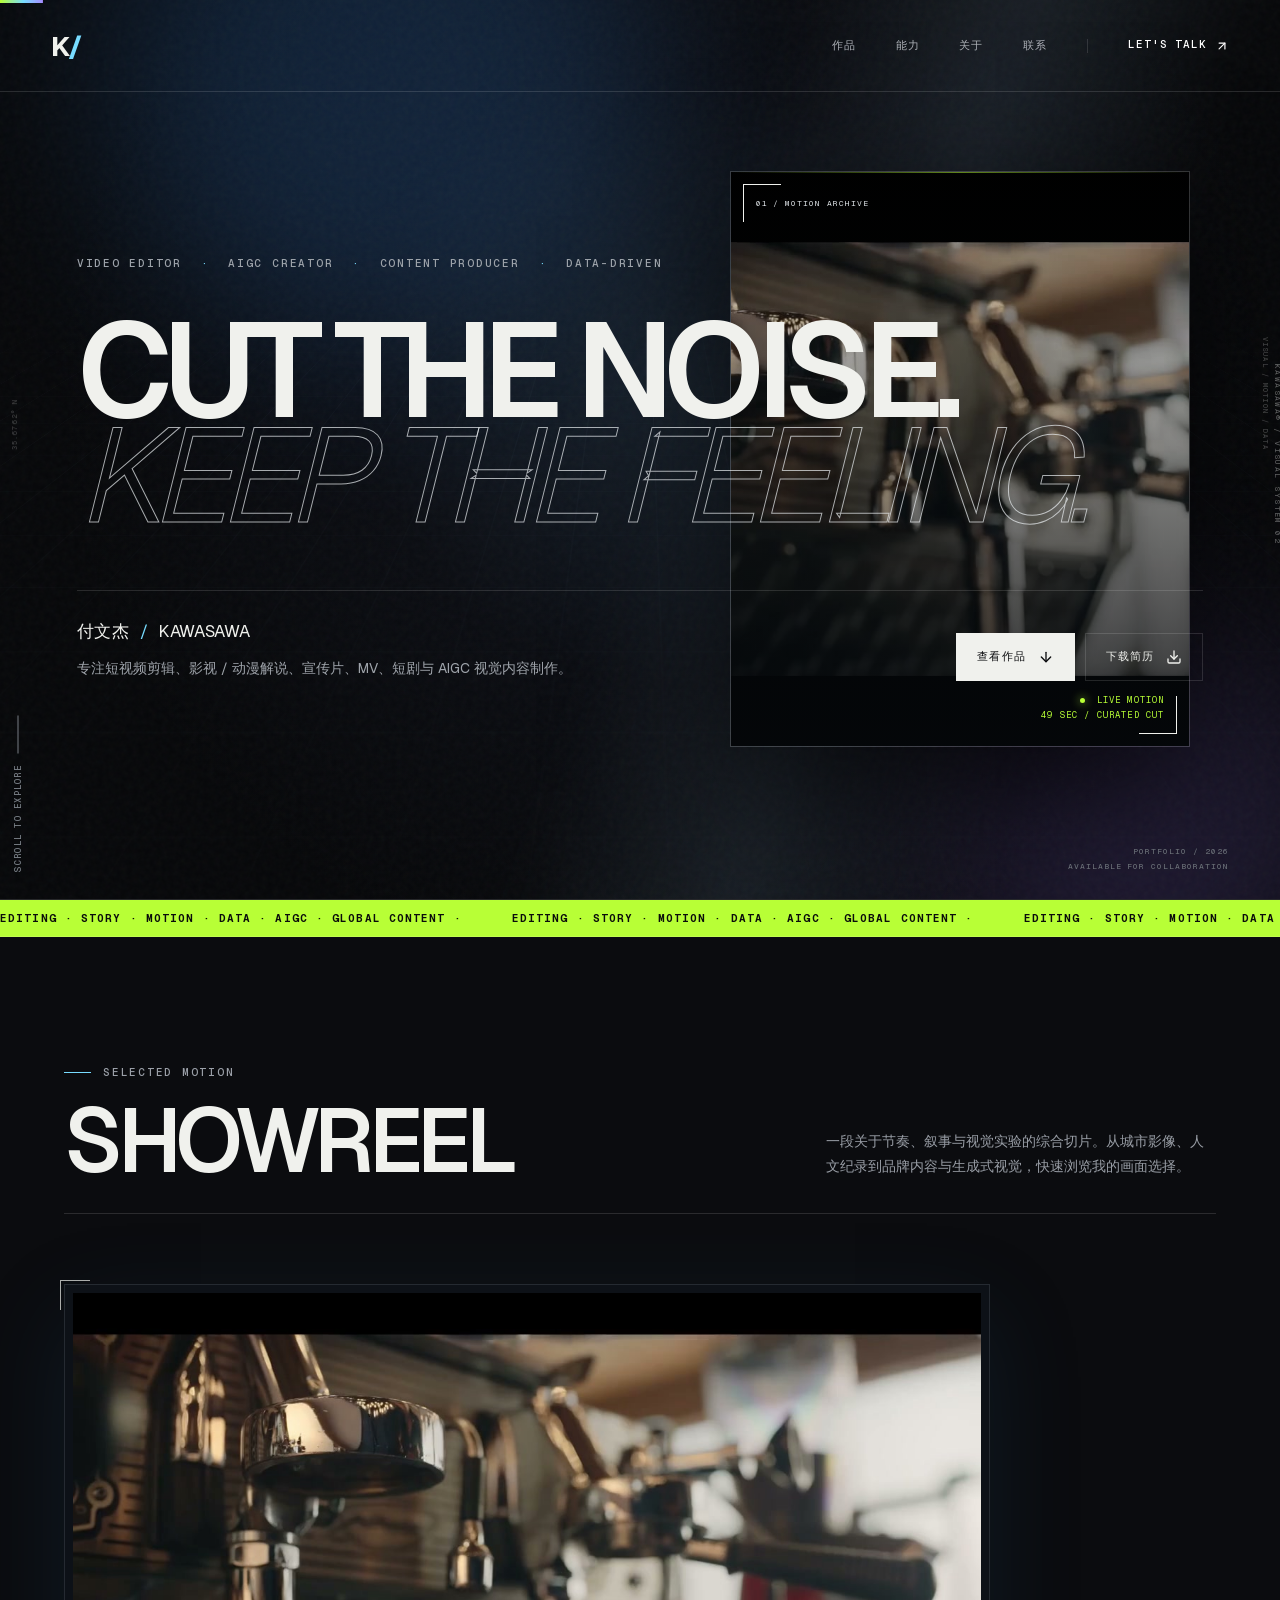
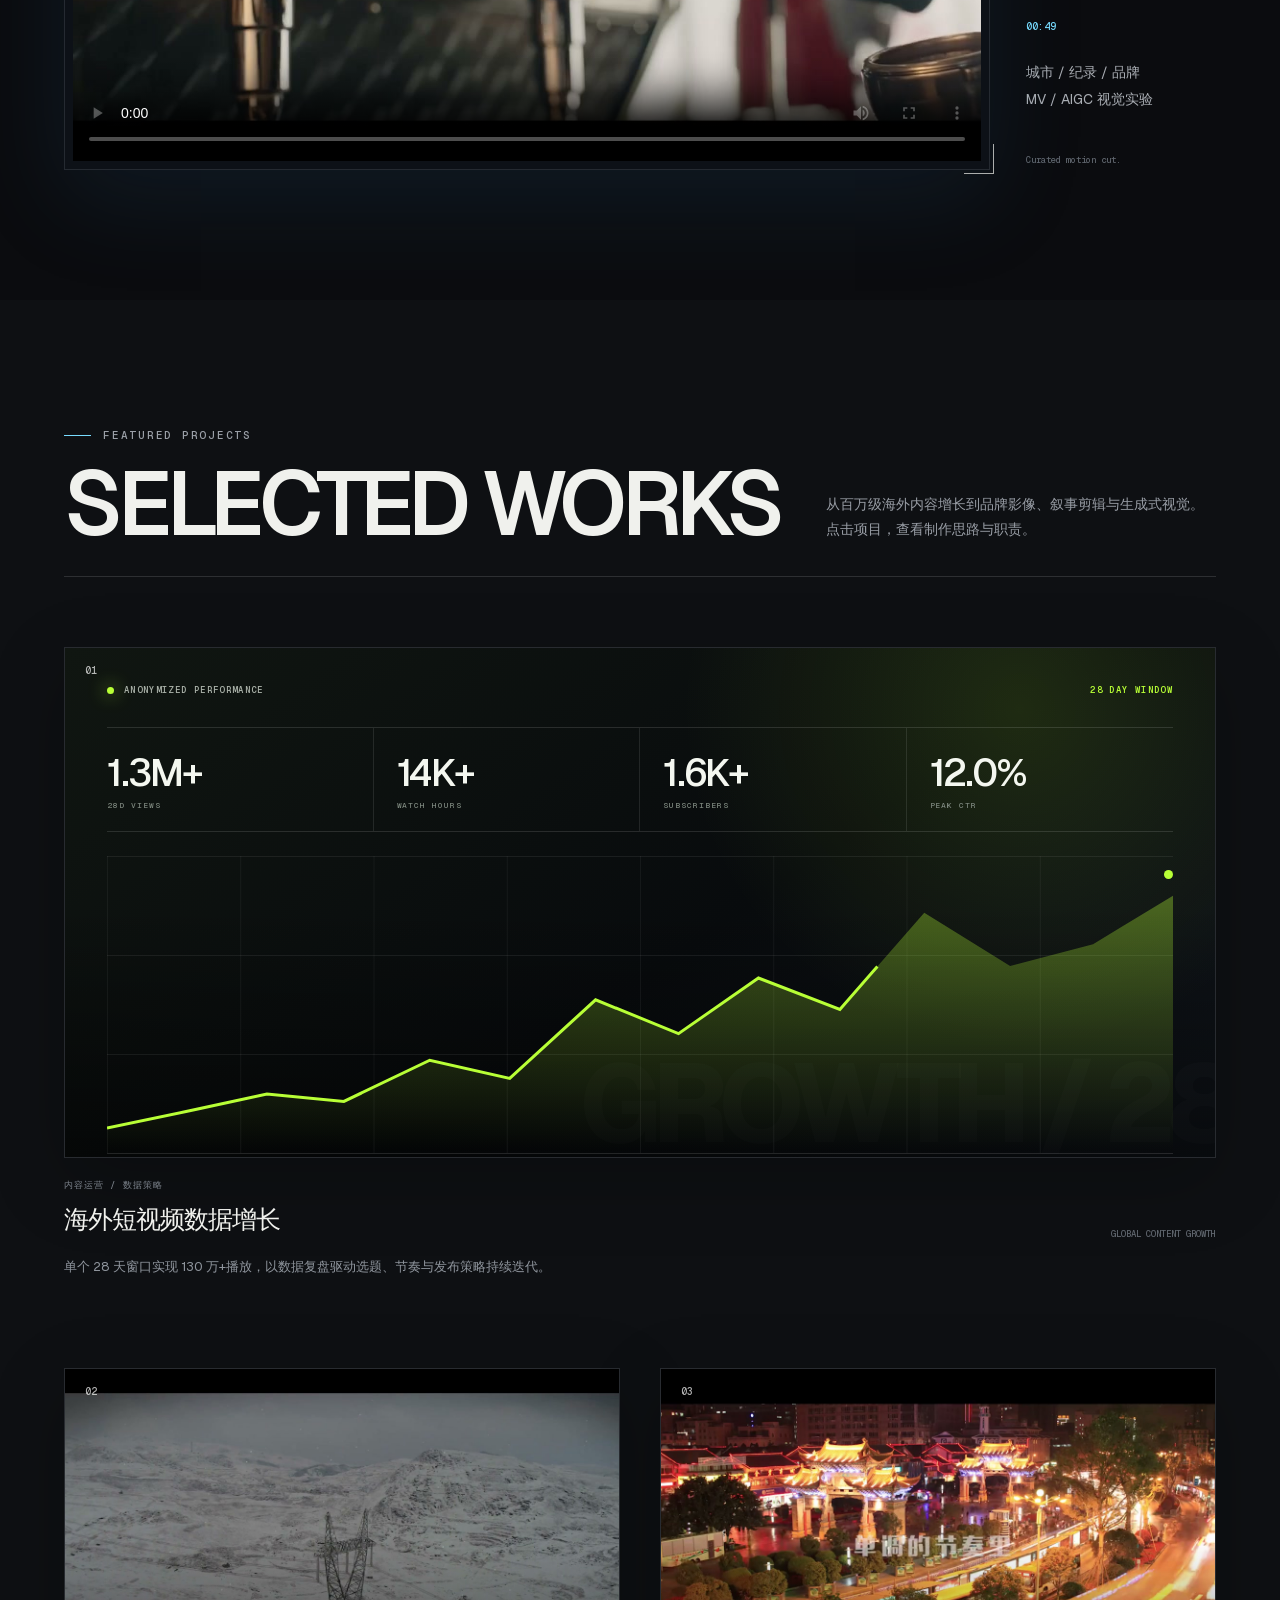
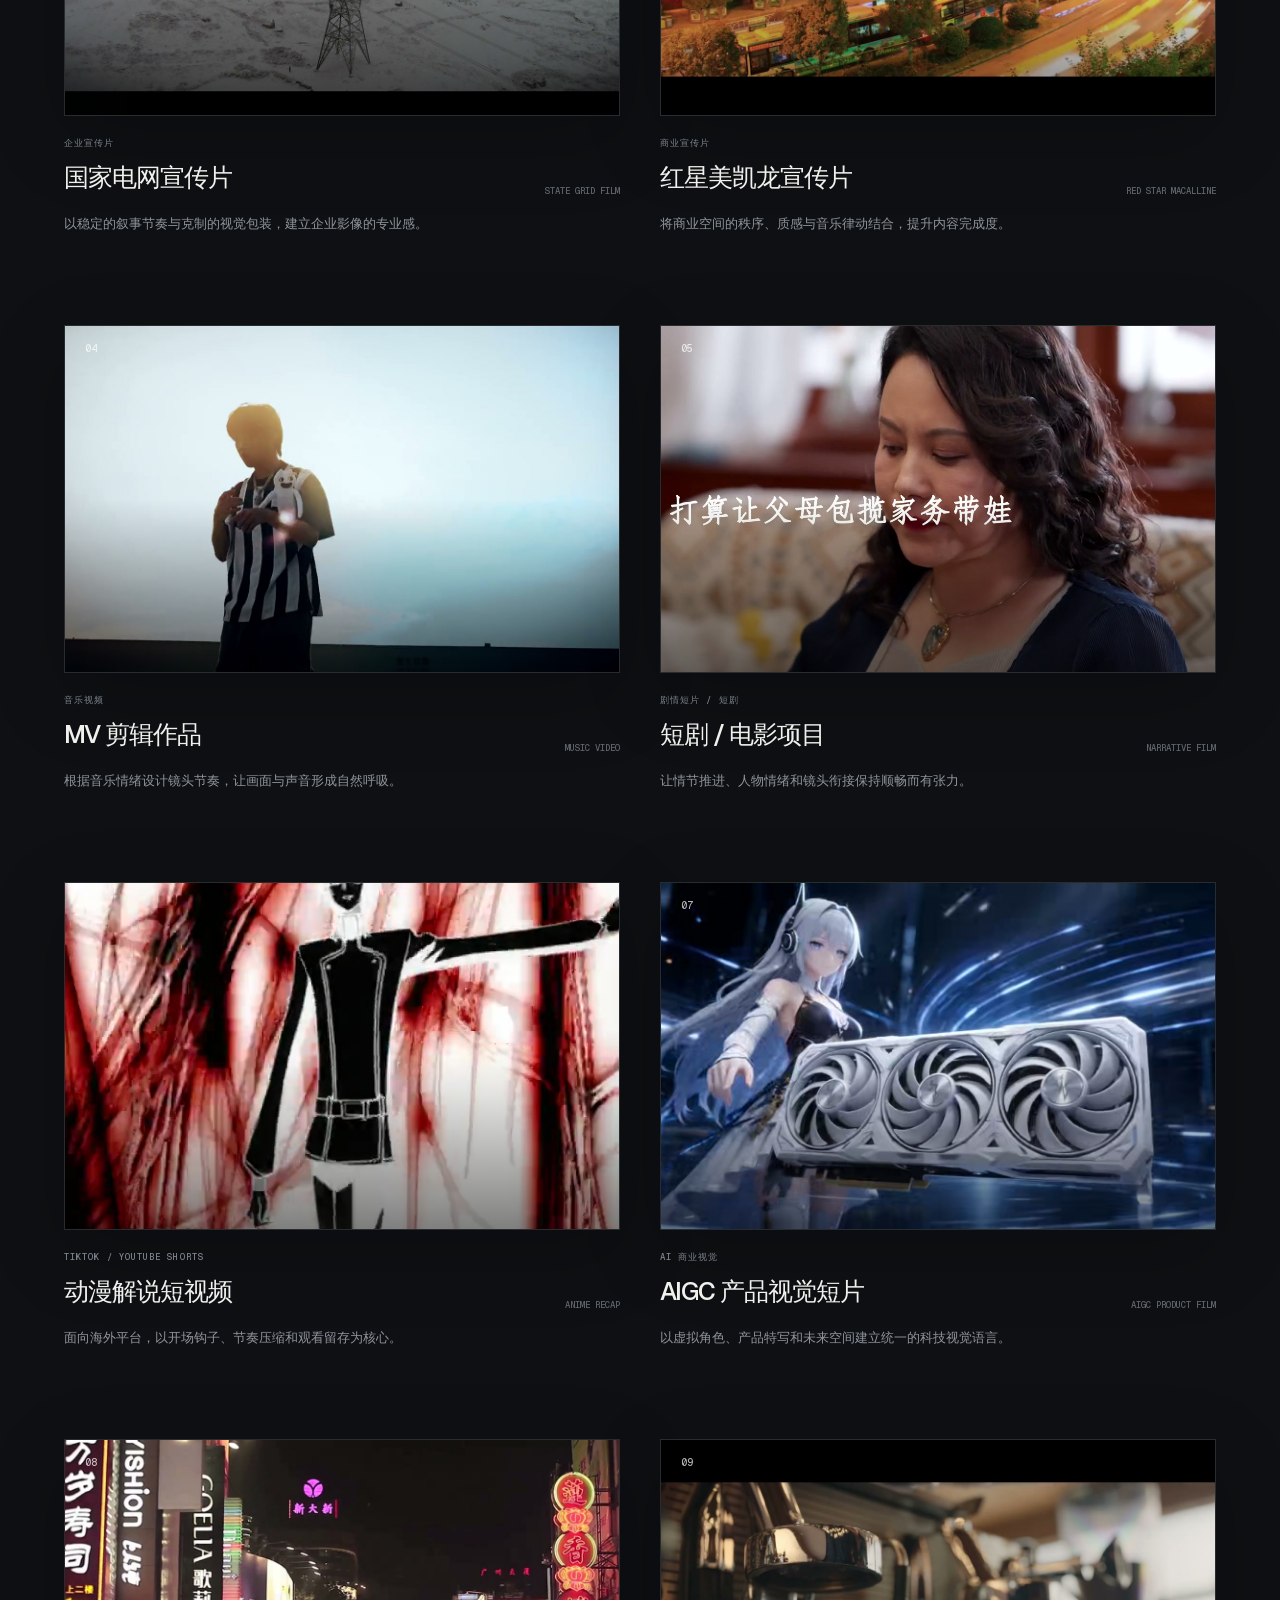
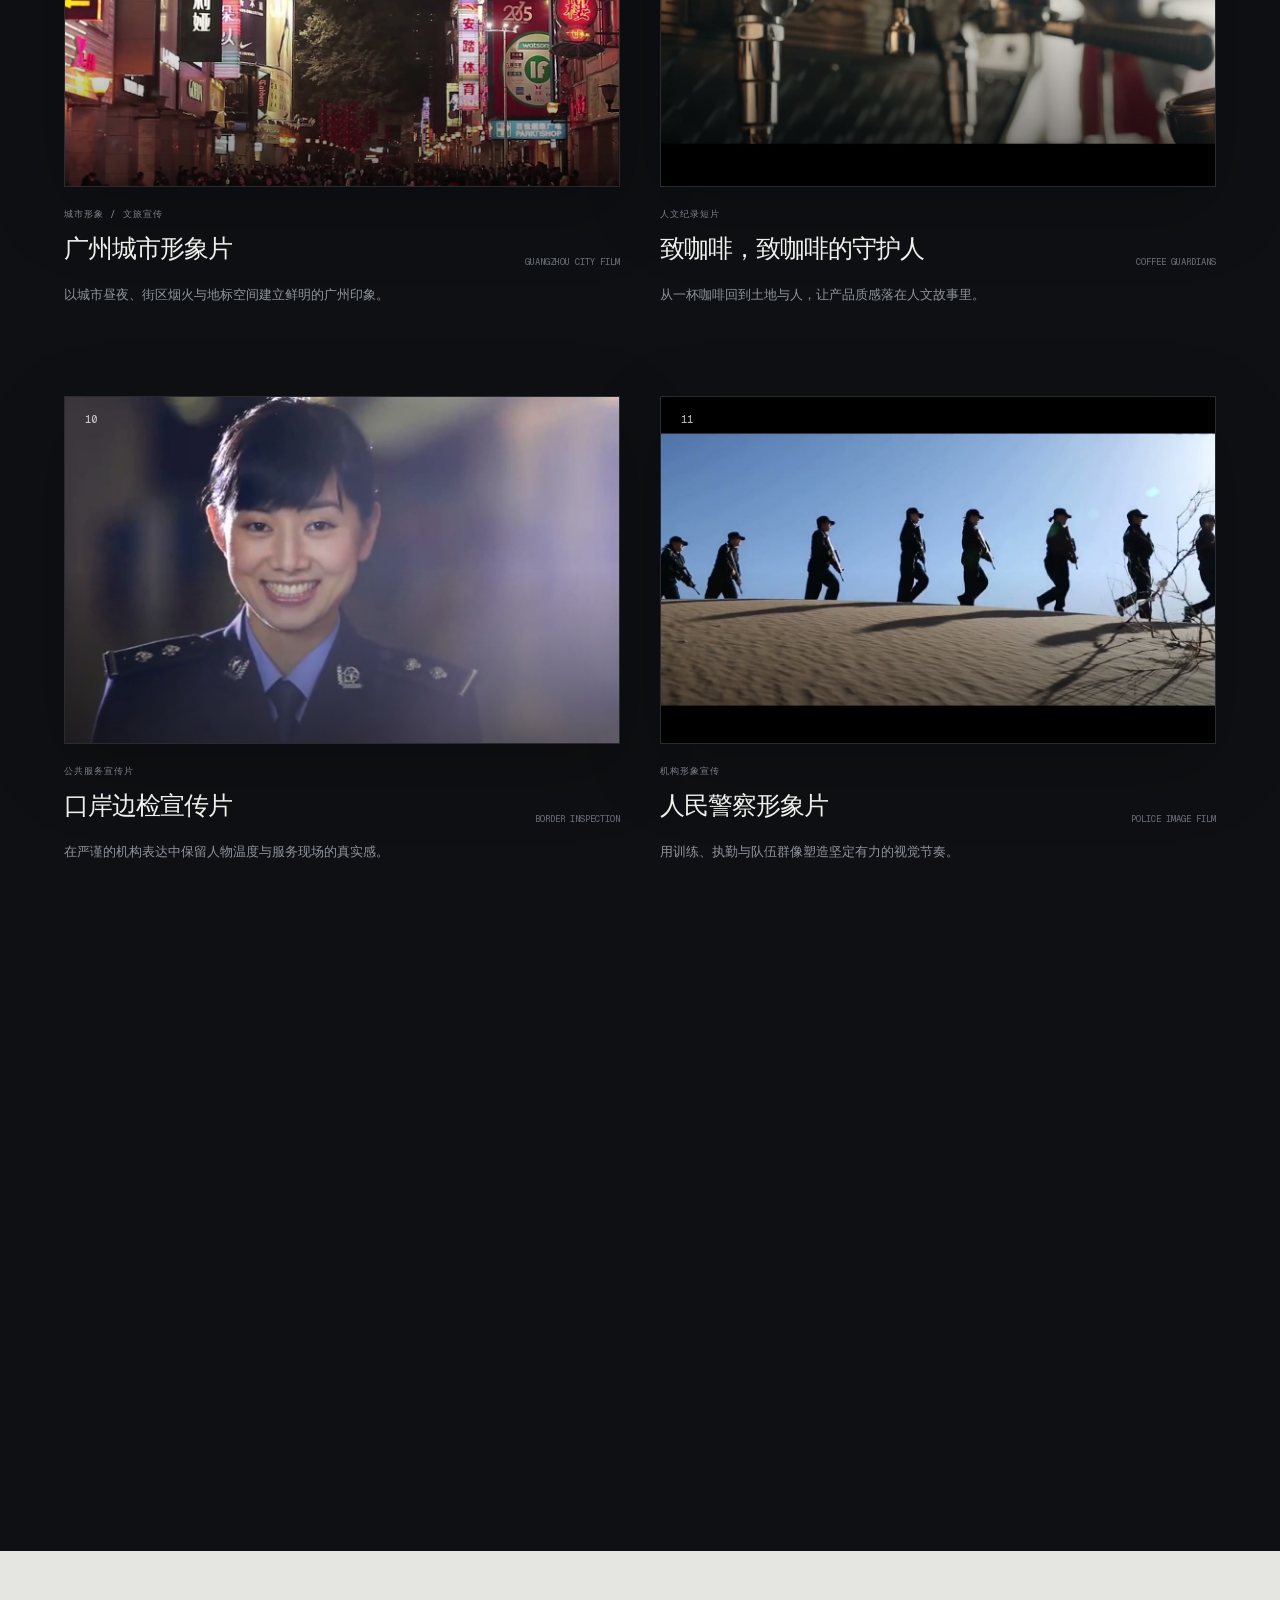
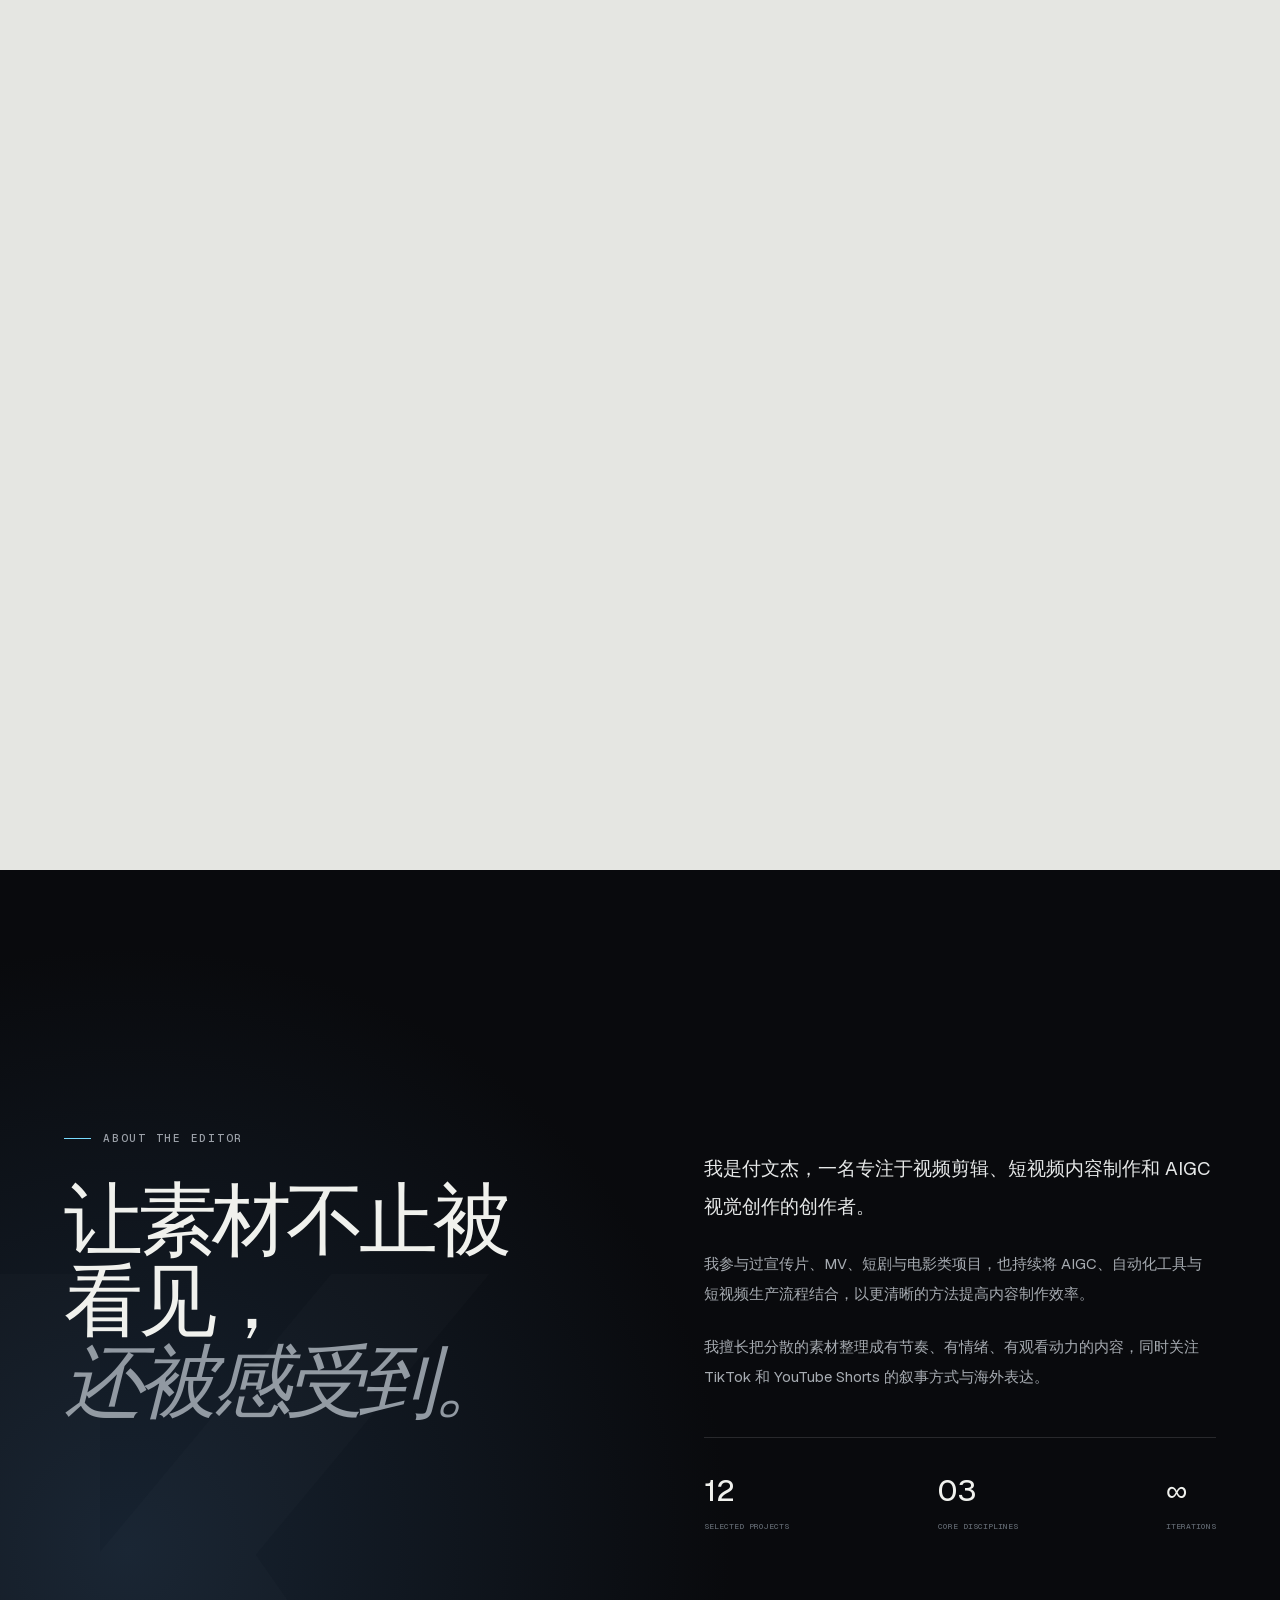
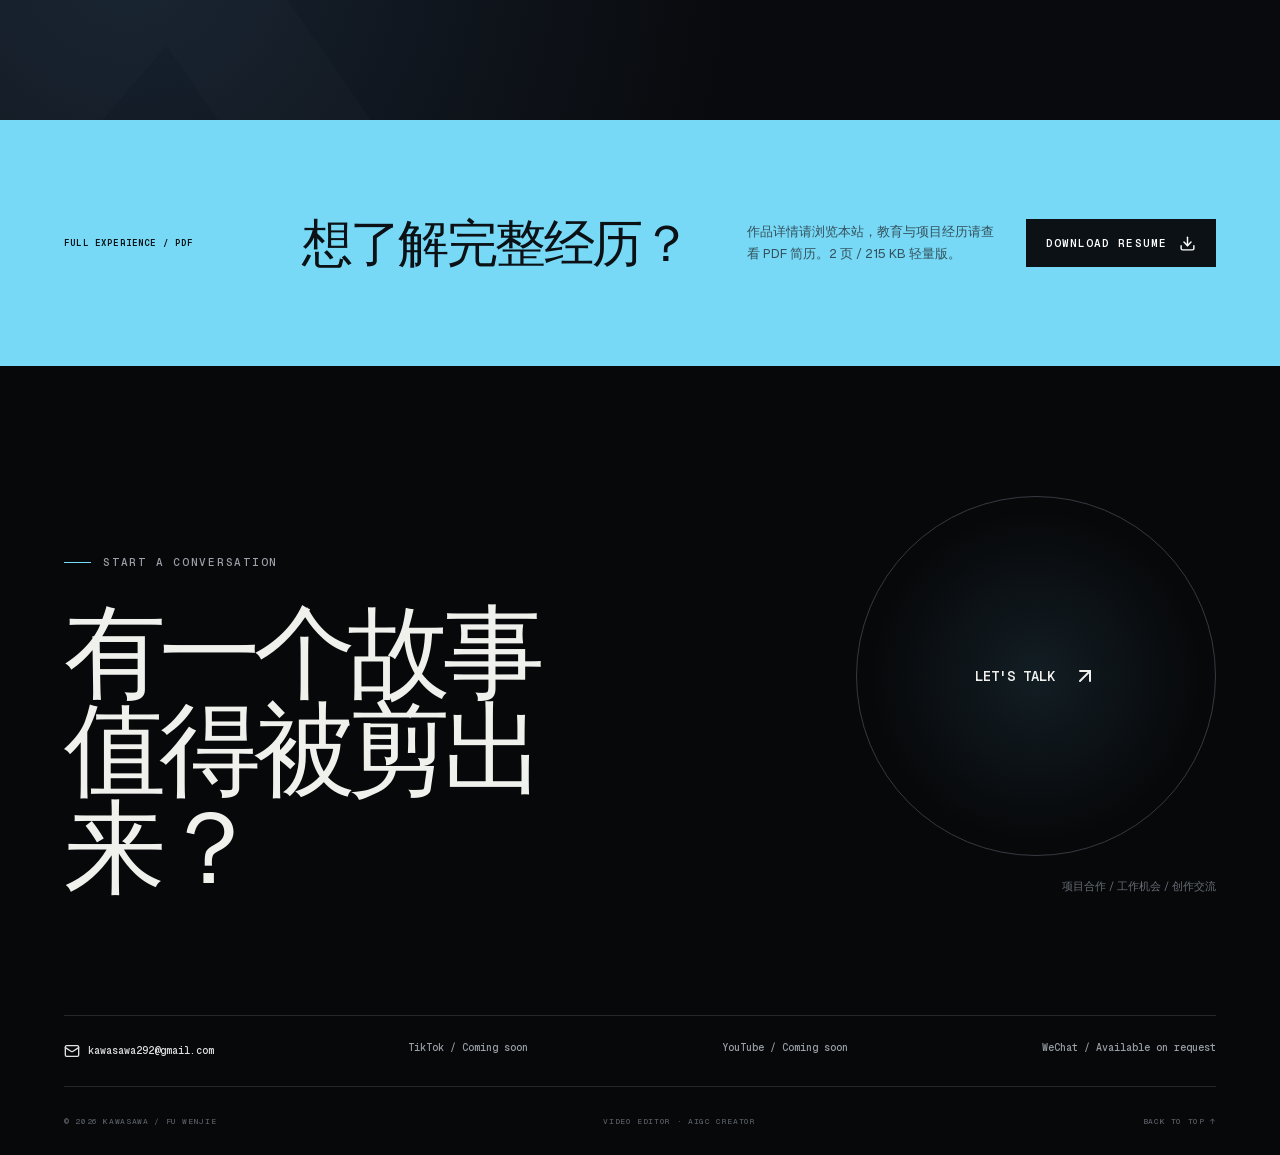
<file: index.html>
<!DOCTYPE html><html lang="zh-CN" class="geist_a71539c9-module__T19VSG__variable geist_mono_8d43a2aa-module__8Li5zG__variable h-full antialiased"><head><meta charSet="utf-8"/><meta name="viewport" content="width=device-width, initial-scale=1"/><link rel="preload" href="/_next/static/media/797e433ab948586e-s.p.0r6juujl39pe6.woff2" as="font" crossorigin="" type="font/woff2"/><link rel="preload" href="/_next/static/media/caa3a2e1cccd8315-s.p.0wgildi0cnwt9.woff2" as="font" crossorigin="" type="font/woff2"/><link rel="stylesheet" href="/_next/static/chunks/3ax3tm1-yoqnp.css" data-precedence="next"/><link rel="preload" as="script" fetchPriority="low" href="/_next/static/chunks/3ll07n217cgxf.js"/><script src="/_next/static/chunks/17c2xufnf7-1b.js" async=""></script><script src="/_next/static/chunks/3peubv2924kx4.js" async=""></script><script src="/_next/static/chunks/turbopack-2oginhnf0jy4e.js" async=""></script><script src="/_next/static/chunks/1d4h-sglyo8ft.js" async=""></script><script src="/_next/static/chunks/14mumt5_n0xhi.js" async=""></script><script src="/_next/static/chunks/0a8pplkhdxpdm.js" async=""></script><meta name="next-size-adjust" content=""/><title>Kawasawa — Video Editor &amp; AIGC Creator</title><meta name="description" content="付文杰（Kawasawa）的视频剪辑、短视频内容与 AIGC 视觉创作作品集。"/><meta name="keywords" content="Kawasawa,付文杰,视频剪辑,AIGC,作品集,Video Editor"/><meta property="og:title" content="Kawasawa — Portfolio"/><meta property="og:description" content="Video Editor · AIGC Creator · Short-form Content Producer"/><meta property="og:type" content="website"/><meta name="twitter:card" content="summary"/><meta name="twitter:title" content="Kawasawa — Portfolio"/><meta name="twitter:description" content="Video Editor · AIGC Creator · Short-form Content Producer"/><link rel="icon" href="/favicon.ico?favicon.2vob68tjqpejf.ico" sizes="256x256" type="image/x-icon"/><script src="/_next/static/chunks/0cz1d0mv5g_q7.js" noModule=""></script></head><body class="min-h-full flex flex-col"><div hidden=""><!--$--><!--/$--></div><main><div class="intro-sequence" style="opacity:1"><div class="intro-top"><span>KAWASAWA®</span><span>VISUAL ARCHIVE / 2026</span></div><div class="intro-mark" style="opacity:0;filter:blur(16px);transform:scale(0.82)">K<span>/</span></div><div class="intro-bottom"><span>LOADING VISUAL SYSTEM</span><i style="transform:scaleX(0)"></i><span>100</span></div></div><div class="page-progress" style="transform:scaleX(0)"></div><div class="cursor-aura" style="transform:translateX(-200px) translateY(-200px)"></div><div class="cursor-dot" style="transform:translateX(-20px) translateY(-20px)"></div><div class="viewport-coordinate coordinate-left">35.6762° N</div><div class="viewport-coordinate coordinate-right">VISUAL / MOTION / DATA</div><section class="hero" id="top"><div class="ambient" aria-hidden="true"><div class="orb orb-a"></div><div class="orb orb-b"></div><div class="grid"></div><div class="noise"></div><div class="hero-beam"></div></div><header class="topbar"><a class="brand" href="#top" aria-label="返回首页">K<span>/</span></a><nav class="nav"><a href="#works">作品</a><a href="#skills">能力</a><a href="#about">关于</a><a href="#contact">联系</a><a class="nav-cta" href="mailto:kawasawa292@gmail.com">LET&#x27;S TALK <svg xmlns="http://www.w3.org/2000/svg" width="14" height="14" viewBox="0 0 24 24" fill="none" stroke="currentColor" stroke-width="2" stroke-linecap="round" stroke-linejoin="round" class="lucide lucide-arrow-up-right" aria-hidden="true"><path d="M7 7h10v10"></path><path d="M7 17 17 7"></path></svg></a></nav><button class="menu" aria-label="打开导航"><svg xmlns="http://www.w3.org/2000/svg" width="24" height="24" viewBox="0 0 24 24" fill="none" stroke="currentColor" stroke-width="2" stroke-linecap="round" stroke-linejoin="round" class="lucide lucide-menu" aria-hidden="true"><path d="M4 5h16"></path><path d="M4 12h16"></path><path d="M4 19h16"></path></svg></button></header><div class="hero-preview" style="opacity:0;transform:scale(0.88) rotate(4deg)"><video autoPlay="" muted="" loop="" playsInline="" preload="metadata" poster="/assets/covers/showreel.jpg" aria-label="Showreel 动态预览"><source src="/assets/videos/showreel.mp4" type="video/mp4"/></video><div class="hero-preview-shade"></div><div class="hero-scanline"></div><span>01 / MOTION ARCHIVE</span><p><i></i> LIVE MOTION<br/>49 SEC / CURATED CUT</p></div><div class="hero-inner"><p class="hero-kicker" style="opacity:0">VIDEO EDITOR <span>·</span> AIGC CREATOR <span>·</span> CONTENT PRODUCER <span>·</span> DATA-DRIVEN</p><h1 style="opacity:0;transform:translateY(38px)">CUT THE NOISE.<br/><em>KEEP THE FEELING.</em></h1><div class="hero-bottom" style="opacity:0;transform:translateY(24px)"><div><p class="hero-name">付文杰 <span>/</span> KAWASAWA</p><p class="hero-copy">专注短视频剪辑、影视 / 动漫解说、宣传片、MV、短剧与 AIGC 视觉内容制作。</p></div><div class="hero-actions"><a class="button primary" href="#works">查看作品 <svg xmlns="http://www.w3.org/2000/svg" width="16" height="16" viewBox="0 0 24 24" fill="none" stroke="currentColor" stroke-width="2" stroke-linecap="round" stroke-linejoin="round" class="lucide lucide-arrow-down" aria-hidden="true"><path d="M12 5v14"></path><path d="m19 12-7 7-7-7"></path></svg></a><a class="button ghost" href="/resume/resume-lite.pdf" download="付文杰-简历.pdf">下载简历 <svg xmlns="http://www.w3.org/2000/svg" width="16" height="16" viewBox="0 0 24 24" fill="none" stroke="currentColor" stroke-width="2" stroke-linecap="round" stroke-linejoin="round" class="lucide lucide-download" aria-hidden="true"><path d="M12 15V3"></path><path d="M21 15v4a2 2 0 0 1-2 2H5a2 2 0 0 1-2-2v-4"></path><path d="m7 10 5 5 5-5"></path></svg></a></div></div></div><a class="scroll" href="#showreel"><span>SCROLL TO EXPLORE</span><i></i></a><div class="hero-code">PORTFOLIO / 2026<br/>AVAILABLE FOR COLLABORATION</div><div class="hero-serial">KAWASAWA® / VISUAL SYSTEM 02</div></section><div class="ticker" aria-hidden="true"><div><span>EDITING · STORY · MOTION · DATA · AIGC · GLOBAL CONTENT · </span><span>EDITING · STORY · MOTION · DATA · AIGC · GLOBAL CONTENT · </span><span>EDITING · STORY · MOTION · DATA · AIGC · GLOBAL CONTENT · </span></div></div><section class="section showreel" id="showreel"><div class="section-head" style="opacity:0;transform:translateY(28px)"><div><p class="eyebrow"><span></span>Selected motion</p><h2>SHOWREEL</h2></div><p class="section-aside">一段关于节奏、叙事与视觉实验的综合切片。从城市影像、人文纪录到品牌内容与生成式视觉，快速浏览我的画面选择。</p></div><div class="reel-layout" style="opacity:0;transform:translateY(28px)"><div class="reel-frame"><video controls="" preload="metadata" playsInline="" poster="/assets/covers/showreel.jpg"><source src="/assets/videos/showreel.mp4" type="video/mp4"/></video><div class="frame-corner tl"></div><div class="frame-corner br"></div></div><div class="reel-meta"><span>00:49</span><p>城市 / 纪录 / 品牌<br/>MV / AIGC 视觉实验</p><small>Curated motion cut.</small></div></div></section><section class="section works" id="works"><div class="section-head" style="opacity:0;transform:translateY(28px)"><div><p class="eyebrow"><span></span>Featured projects</p><h2>SELECTED WORKS</h2></div><p class="section-aside">从百万级海外内容增长到品牌影像、叙事剪辑与生成式视觉。点击项目，查看制作思路与职责。</p></div><div class="work-grid"><div class="" style="opacity:0;transform:translateY(28px)"><article class="work-card" style="transform:perspective(1200px)"><div class="work-image"><div class="data-visual compact"><div class="data-topline"><span>ANONYMIZED PERFORMANCE</span><i>28 DAY WINDOW</i></div><div class="data-metrics"><div style="opacity:0;transform:translateY(16px)"><strong>1.3M+</strong><span>28D VIEWS</span></div><div style="opacity:0;transform:translateY(16px)"><strong>14K+</strong><span>WATCH HOURS</span></div><div style="opacity:0;transform:translateY(16px)"><strong>1.6K+</strong><span>SUBSCRIBERS</span></div><div style="opacity:0;transform:translateY(16px)"><strong>12.0%</strong><span>PEAK CTR</span></div></div><div class="data-chart"><div class="chart-grid"></div><svg viewBox="0 0 720 230" preserveAspectRatio="none" role="img" aria-label="匿名化播放趋势图"><defs><linearGradient id="area-small" x1="0" y1="0" x2="0" y2="1"><stop offset="0" stop-color="#b8ff36" stop-opacity="0.34"></stop><stop offset="1" stop-color="#b8ff36" stop-opacity="0"></stop></linearGradient></defs><path class="chart-area" d="M0 210 L55 196 L108 182 L160 188 L218 154 L272 169 L330 104 L386 132 L440 86 L495 112 L552 32 L610 76 L666 58 L720 18 L720 230 L0 230 Z" fill="url(#area-small)" opacity="0"></path><path class="chart-line" d="M0 210 L55 196 L108 182 L160 188 L218 154 L272 169 L330 104 L386 132 L440 86 L495 112 L552 32 L610 76 L666 58 L720 18" fill="none" pathLength="1" stroke-dashoffset="0" stroke-dasharray="0 1"></path></svg><div class="chart-pulse"></div></div></div><div class="work-overlay"></div><div class="work-spotlight" style="background:radial-gradient(320px circle at 50% 50%, rgba(255,255,255,0.16), transparent 68%)"></div><span class="work-index">01</span><button aria-label="查看海外短视频数据增长"><svg xmlns="http://www.w3.org/2000/svg" width="24" height="24" viewBox="0 0 24 24" fill="none" stroke="currentColor" stroke-width="2" stroke-linecap="round" stroke-linejoin="round" class="lucide lucide-arrow-up-right" aria-hidden="true"><path d="M7 7h10v10"></path><path d="M7 17 17 7"></path></svg></button></div><div class="work-info"><div><p>内容运营 / 数据策略</p><h3>海外短视频数据增长</h3></div><span>GLOBAL CONTENT GROWTH</span></div><p class="work-highlight">单个 28 天窗口实现 130 万+播放，以数据复盘驱动选题、节奏与发布策略持续迭代。</p></article></div><div class="offset-card" style="opacity:0;transform:translateY(28px)"><article class="work-card" style="transform:perspective(1200px)"><div class="work-image"><img alt="国家电网宣传片" loading="lazy" decoding="async" data-nimg="fill" style="position:absolute;height:100%;width:100%;left:0;top:0;right:0;bottom:0;color:transparent" src="/assets/covers/state-grid.jpg"/><div class="work-overlay"></div><div class="work-spotlight" style="background:radial-gradient(320px circle at 50% 50%, rgba(255,255,255,0.16), transparent 68%)"></div><span class="work-index">02</span><button aria-label="查看国家电网宣传片"><svg xmlns="http://www.w3.org/2000/svg" width="24" height="24" viewBox="0 0 24 24" fill="none" stroke="currentColor" stroke-width="2" stroke-linecap="round" stroke-linejoin="round" class="lucide lucide-arrow-up-right" aria-hidden="true"><path d="M7 7h10v10"></path><path d="M7 17 17 7"></path></svg></button></div><div class="work-info"><div><p>企业宣传片</p><h3>国家电网宣传片</h3></div><span>STATE GRID FILM</span></div><p class="work-highlight">以稳定的叙事节奏与克制的视觉包装，建立企业影像的专业感。</p></article></div><div class="" style="opacity:0;transform:translateY(28px)"><article class="work-card" style="transform:perspective(1200px)"><div class="work-image"><img alt="红星美凯龙宣传片" loading="lazy" decoding="async" data-nimg="fill" style="position:absolute;height:100%;width:100%;left:0;top:0;right:0;bottom:0;color:transparent" src="/assets/covers/red-star.jpg"/><div class="work-overlay"></div><div class="work-spotlight" style="background:radial-gradient(320px circle at 50% 50%, rgba(255,255,255,0.16), transparent 68%)"></div><span class="work-index">03</span><button aria-label="查看红星美凯龙宣传片"><svg xmlns="http://www.w3.org/2000/svg" width="24" height="24" viewBox="0 0 24 24" fill="none" stroke="currentColor" stroke-width="2" stroke-linecap="round" stroke-linejoin="round" class="lucide lucide-arrow-up-right" aria-hidden="true"><path d="M7 7h10v10"></path><path d="M7 17 17 7"></path></svg></button></div><div class="work-info"><div><p>商业宣传片</p><h3>红星美凯龙宣传片</h3></div><span>RED STAR MACALLINE</span></div><p class="work-highlight">将商业空间的秩序、质感与音乐律动结合，提升内容完成度。</p></article></div><div class="" style="opacity:0;transform:translateY(28px)"><article class="work-card" style="transform:perspective(1200px)"><div class="work-image"><img alt="MV 剪辑作品" loading="lazy" decoding="async" data-nimg="fill" style="position:absolute;height:100%;width:100%;left:0;top:0;right:0;bottom:0;color:transparent" src="/assets/covers/mv.jpg"/><div class="work-overlay"></div><div class="work-spotlight" style="background:radial-gradient(320px circle at 50% 50%, rgba(255,255,255,0.16), transparent 68%)"></div><span class="work-index">04</span><button aria-label="查看MV 剪辑作品"><svg xmlns="http://www.w3.org/2000/svg" width="24" height="24" viewBox="0 0 24 24" fill="none" stroke="currentColor" stroke-width="2" stroke-linecap="round" stroke-linejoin="round" class="lucide lucide-arrow-up-right" aria-hidden="true"><path d="M7 7h10v10"></path><path d="M7 17 17 7"></path></svg></button></div><div class="work-info"><div><p>音乐视频</p><h3>MV 剪辑作品</h3></div><span>MUSIC VIDEO</span></div><p class="work-highlight">根据音乐情绪设计镜头节奏，让画面与声音形成自然呼吸。</p></article></div><div class="offset-card" style="opacity:0;transform:translateY(28px)"><article class="work-card" style="transform:perspective(1200px)"><div class="work-image"><img alt="短剧 / 电影项目" loading="lazy" decoding="async" data-nimg="fill" style="position:absolute;height:100%;width:100%;left:0;top:0;right:0;bottom:0;color:transparent" src="/assets/covers/short-drama.jpg"/><div class="work-overlay"></div><div class="work-spotlight" style="background:radial-gradient(320px circle at 50% 50%, rgba(255,255,255,0.16), transparent 68%)"></div><span class="work-index">05</span><button aria-label="查看短剧 / 电影项目"><svg xmlns="http://www.w3.org/2000/svg" width="24" height="24" viewBox="0 0 24 24" fill="none" stroke="currentColor" stroke-width="2" stroke-linecap="round" stroke-linejoin="round" class="lucide lucide-arrow-up-right" aria-hidden="true"><path d="M7 7h10v10"></path><path d="M7 17 17 7"></path></svg></button></div><div class="work-info"><div><p>剧情短片 / 短剧</p><h3>短剧 / 电影项目</h3></div><span>NARRATIVE FILM</span></div><p class="work-highlight">让情节推进、人物情绪和镜头衔接保持顺畅而有张力。</p></article></div><div class="" style="opacity:0;transform:translateY(28px)"><article class="work-card" style="transform:perspective(1200px)"><div class="work-image"><img alt="动漫解说短视频" loading="lazy" decoding="async" data-nimg="fill" style="position:absolute;height:100%;width:100%;left:0;top:0;right:0;bottom:0;color:transparent" src="/assets/covers/anime-recap.jpg"/><div class="work-overlay"></div><div class="work-spotlight" style="background:radial-gradient(320px circle at 50% 50%, rgba(255,255,255,0.16), transparent 68%)"></div><span class="work-index">06</span><button aria-label="查看动漫解说短视频"><svg xmlns="http://www.w3.org/2000/svg" width="24" height="24" viewBox="0 0 24 24" fill="none" stroke="currentColor" stroke-width="2" stroke-linecap="round" stroke-linejoin="round" class="lucide lucide-arrow-up-right" aria-hidden="true"><path d="M7 7h10v10"></path><path d="M7 17 17 7"></path></svg></button></div><div class="work-info"><div><p>TikTok / YouTube Shorts</p><h3>动漫解说短视频</h3></div><span>ANIME RECAP</span></div><p class="work-highlight">面向海外平台，以开场钩子、节奏压缩和观看留存为核心。</p></article></div><div class="" style="opacity:0;transform:translateY(28px)"><article class="work-card" style="transform:perspective(1200px)"><div class="work-image"><img alt="AIGC 产品视觉短片" loading="lazy" decoding="async" data-nimg="fill" style="position:absolute;height:100%;width:100%;left:0;top:0;right:0;bottom:0;color:transparent" src="/assets/covers/aigc-storyboard.jpg"/><div class="work-overlay"></div><div class="work-spotlight" style="background:radial-gradient(320px circle at 50% 50%, rgba(255,255,255,0.16), transparent 68%)"></div><span class="work-index">07</span><button aria-label="查看AIGC 产品视觉短片"><svg xmlns="http://www.w3.org/2000/svg" width="24" height="24" viewBox="0 0 24 24" fill="none" stroke="currentColor" stroke-width="2" stroke-linecap="round" stroke-linejoin="round" class="lucide lucide-arrow-up-right" aria-hidden="true"><path d="M7 7h10v10"></path><path d="M7 17 17 7"></path></svg></button></div><div class="work-info"><div><p>AI 商业视觉</p><h3>AIGC 产品视觉短片</h3></div><span>AIGC PRODUCT FILM</span></div><p class="work-highlight">以虚拟角色、产品特写和未来空间建立统一的科技视觉语言。</p></article></div><div class="offset-card" style="opacity:0;transform:translateY(28px)"><article class="work-card" style="transform:perspective(1200px)"><div class="work-image"><img alt="广州城市形象片" loading="lazy" decoding="async" data-nimg="fill" style="position:absolute;height:100%;width:100%;left:0;top:0;right:0;bottom:0;color:transparent" src="/assets/covers/guangzhou-city.jpg"/><div class="work-overlay"></div><div class="work-spotlight" style="background:radial-gradient(320px circle at 50% 50%, rgba(255,255,255,0.16), transparent 68%)"></div><span class="work-index">08</span><button aria-label="查看广州城市形象片"><svg xmlns="http://www.w3.org/2000/svg" width="24" height="24" viewBox="0 0 24 24" fill="none" stroke="currentColor" stroke-width="2" stroke-linecap="round" stroke-linejoin="round" class="lucide lucide-arrow-up-right" aria-hidden="true"><path d="M7 7h10v10"></path><path d="M7 17 17 7"></path></svg></button></div><div class="work-info"><div><p>城市形象 / 文旅宣传</p><h3>广州城市形象片</h3></div><span>GUANGZHOU CITY FILM</span></div><p class="work-highlight">以城市昼夜、街区烟火与地标空间建立鲜明的广州印象。</p></article></div><div class="" style="opacity:0;transform:translateY(28px)"><article class="work-card" style="transform:perspective(1200px)"><div class="work-image"><img alt="致咖啡，致咖啡的守护人" loading="lazy" decoding="async" data-nimg="fill" style="position:absolute;height:100%;width:100%;left:0;top:0;right:0;bottom:0;color:transparent" src="/assets/covers/coffee-guardians.jpg"/><div class="work-overlay"></div><div class="work-spotlight" style="background:radial-gradient(320px circle at 50% 50%, rgba(255,255,255,0.16), transparent 68%)"></div><span class="work-index">09</span><button aria-label="查看致咖啡，致咖啡的守护人"><svg xmlns="http://www.w3.org/2000/svg" width="24" height="24" viewBox="0 0 24 24" fill="none" stroke="currentColor" stroke-width="2" stroke-linecap="round" stroke-linejoin="round" class="lucide lucide-arrow-up-right" aria-hidden="true"><path d="M7 7h10v10"></path><path d="M7 17 17 7"></path></svg></button></div><div class="work-info"><div><p>人文纪录短片</p><h3>致咖啡，致咖啡的守护人</h3></div><span>COFFEE GUARDIANS</span></div><p class="work-highlight">从一杯咖啡回到土地与人，让产品质感落在人文故事里。</p></article></div><div class="" style="opacity:0;transform:translateY(28px)"><article class="work-card" style="transform:perspective(1200px)"><div class="work-image"><img alt="口岸边检宣传片" loading="lazy" decoding="async" data-nimg="fill" style="position:absolute;height:100%;width:100%;left:0;top:0;right:0;bottom:0;color:transparent" src="/assets/covers/border-inspection.jpg"/><div class="work-overlay"></div><div class="work-spotlight" style="background:radial-gradient(320px circle at 50% 50%, rgba(255,255,255,0.16), transparent 68%)"></div><span class="work-index">10</span><button aria-label="查看口岸边检宣传片"><svg xmlns="http://www.w3.org/2000/svg" width="24" height="24" viewBox="0 0 24 24" fill="none" stroke="currentColor" stroke-width="2" stroke-linecap="round" stroke-linejoin="round" class="lucide lucide-arrow-up-right" aria-hidden="true"><path d="M7 7h10v10"></path><path d="M7 17 17 7"></path></svg></button></div><div class="work-info"><div><p>公共服务宣传片</p><h3>口岸边检宣传片</h3></div><span>BORDER INSPECTION</span></div><p class="work-highlight">在严谨的机构表达中保留人物温度与服务现场的真实感。</p></article></div><div class="offset-card" style="opacity:0;transform:translateY(28px)"><article class="work-card" style="transform:perspective(1200px)"><div class="work-image"><img alt="人民警察形象片" loading="lazy" decoding="async" data-nimg="fill" style="position:absolute;height:100%;width:100%;left:0;top:0;right:0;bottom:0;color:transparent" src="/assets/covers/police-image.jpg"/><div class="work-overlay"></div><div class="work-spotlight" style="background:radial-gradient(320px circle at 50% 50%, rgba(255,255,255,0.16), transparent 68%)"></div><span class="work-index">11</span><button aria-label="查看人民警察形象片"><svg xmlns="http://www.w3.org/2000/svg" width="24" height="24" viewBox="0 0 24 24" fill="none" stroke="currentColor" stroke-width="2" stroke-linecap="round" stroke-linejoin="round" class="lucide lucide-arrow-up-right" aria-hidden="true"><path d="M7 7h10v10"></path><path d="M7 17 17 7"></path></svg></button></div><div class="work-info"><div><p>机构形象宣传</p><h3>人民警察形象片</h3></div><span>POLICE IMAGE FILM</span></div><p class="work-highlight">用训练、执勤与队伍群像塑造坚定有力的视觉节奏。</p></article></div><div class="" style="opacity:0;transform:translateY(28px)"><article class="work-card" style="transform:perspective(1200px)"><div class="work-image"><img alt="餐饮视觉短片" loading="lazy" decoding="async" data-nimg="fill" style="position:absolute;height:100%;width:100%;left:0;top:0;right:0;bottom:0;color:transparent" src="/assets/covers/culinary-visual.jpg"/><div class="work-overlay"></div><div class="work-spotlight" style="background:radial-gradient(320px circle at 50% 50%, rgba(255,255,255,0.16), transparent 68%)"></div><span class="work-index">12</span><button aria-label="查看餐饮视觉短片"><svg xmlns="http://www.w3.org/2000/svg" width="24" height="24" viewBox="0 0 24 24" fill="none" stroke="currentColor" stroke-width="2" stroke-linecap="round" stroke-linejoin="round" class="lucide lucide-arrow-up-right" aria-hidden="true"><path d="M7 7h10v10"></path><path d="M7 17 17 7"></path></svg></button></div><div class="work-info"><div><p>商业短视频</p><h3>餐饮视觉短片</h3></div><span>CULINARY VISUAL</span></div><p class="work-highlight">以食材色泽、摆盘细节和快速节奏突出餐饮视觉吸引力。</p></article></div></div></section><section class="section skills" id="skills"><div class="section-head" style="opacity:0;transform:translateY(28px)"><div><p class="eyebrow"><span></span>Capabilities</p><h2>WHAT I BRING</h2></div></div><div class="skill-list"><div class="skill-row" style="opacity:0;transform:translateY(28px)"><span>01</span><h3>Video Editing</h3><div><p>短视频剪辑</p><p>宣传片剪辑</p><p>MV 剪辑</p><p>剧情节奏处理</p><p>字幕包装</p><p>音乐节奏匹配</p></div><svg xmlns="http://www.w3.org/2000/svg" width="24" height="24" viewBox="0 0 24 24" fill="none" stroke="currentColor" stroke-width="2" stroke-linecap="round" stroke-linejoin="round" class="lucide lucide-arrow-up-right" aria-hidden="true"><path d="M7 7h10v10"></path><path d="M7 17 17 7"></path></svg></div><div class="skill-row" style="opacity:0;transform:translateY(28px)"><span>02</span><h3>Content Production</h3><div><p>动漫 / 影视解说</p><p>英文短视频文案</p><p>TikTok / YouTube Shorts</p><p>标题与标签优化</p></div><svg xmlns="http://www.w3.org/2000/svg" width="24" height="24" viewBox="0 0 24 24" fill="none" stroke="currentColor" stroke-width="2" stroke-linecap="round" stroke-linejoin="round" class="lucide lucide-arrow-up-right" aria-hidden="true"><path d="M7 7h10v10"></path><path d="M7 17 17 7"></path></svg></div><div class="skill-row" style="opacity:0;transform:translateY(28px)"><span>03</span><h3>AIGC Workflow</h3><div><p>AI 分镜</p><p>图像与视频生成</p><p>提示词编写</p><p>AI 辅助剪辑流程</p></div><svg xmlns="http://www.w3.org/2000/svg" width="24" height="24" viewBox="0 0 24 24" fill="none" stroke="currentColor" stroke-width="2" stroke-linecap="round" stroke-linejoin="round" class="lucide lucide-arrow-up-right" aria-hidden="true"><path d="M7 7h10v10"></path><path d="M7 17 17 7"></path></svg></div><div class="skill-row" style="opacity:0;transform:translateY(28px)"><span>04</span><h3>Tools</h3><div><p>Premiere Pro</p><p>剪映</p><p>After Effects</p><p>Gemini</p><p>Codex</p><p>Remotion</p><p>Photoshop</p></div><svg xmlns="http://www.w3.org/2000/svg" width="24" height="24" viewBox="0 0 24 24" fill="none" stroke="currentColor" stroke-width="2" stroke-linecap="round" stroke-linejoin="round" class="lucide lucide-arrow-up-right" aria-hidden="true"><path d="M7 7h10v10"></path><path d="M7 17 17 7"></path></svg></div></div></section><section class="section about" id="about"><div class="about-mark">K.</div><div class="" style="opacity:0;transform:translateY(28px)"><p class="eyebrow"><span></span>About the editor</p><h2>让素材不止被看见，<br/><em>还被感受到。</em></h2></div><div class="about-copy" style="opacity:0;transform:translateY(28px)"><p>我是付文杰，一名专注于视频剪辑、短视频内容制作和 AIGC 视觉创作的创作者。</p><p>我参与过宣传片、MV、短剧与电影类项目，也持续将 AIGC、自动化工具与短视频生产流程结合，以更清晰的方法提高内容制作效率。</p><p>我擅长把分散的素材整理成有节奏、有情绪、有观看动力的内容，同时关注 TikTok 和 YouTube Shorts 的叙事方式与海外表达。</p><div class="about-stats"><div><strong>12</strong><span>SELECTED PROJECTS</span></div><div><strong>03</strong><span>CORE DISCIPLINES</span></div><div><strong>∞</strong><span>ITERATIONS</span></div></div></div></section><section class="resume"><div class="resume-inner" style="opacity:0;transform:translateY(28px)"><p>FULL EXPERIENCE / PDF</p><h2>想了解完整经历？</h2><span>作品详情请浏览本站，教育与项目经历请查看 PDF 简历。2 页 / 215 KB 轻量版。</span><a class="button light" href="/resume/resume-lite.pdf" download="付文杰-简历.pdf">DOWNLOAD RESUME <svg xmlns="http://www.w3.org/2000/svg" width="17" height="17" viewBox="0 0 24 24" fill="none" stroke="currentColor" stroke-width="2" stroke-linecap="round" stroke-linejoin="round" class="lucide lucide-download" aria-hidden="true"><path d="M12 15V3"></path><path d="M21 15v4a2 2 0 0 1-2 2H5a2 2 0 0 1-2-2v-4"></path><path d="m7 10 5 5 5-5"></path></svg></a></div></section><footer class="contact" id="contact"><div class="contact-top"><div class="" style="opacity:0;transform:translateY(28px)"><p class="eyebrow"><span></span>Start a conversation</p><h2>有一个故事<br/>值得被剪出来？</h2></div><div class="contact-action" style="opacity:0;transform:translateY(28px)"><a href="mailto:kawasawa292@gmail.com">LET&#x27;S TALK <svg xmlns="http://www.w3.org/2000/svg" width="24" height="24" viewBox="0 0 24 24" fill="none" stroke="currentColor" stroke-width="2" stroke-linecap="round" stroke-linejoin="round" class="lucide lucide-arrow-up-right" aria-hidden="true"><path d="M7 7h10v10"></path><path d="M7 17 17 7"></path></svg></a><p>项目合作 / 工作机会 / 创作交流</p></div></div><div class="contact-links"><a href="mailto:kawasawa292@gmail.com"><svg xmlns="http://www.w3.org/2000/svg" width="16" height="16" viewBox="0 0 24 24" fill="none" stroke="currentColor" stroke-width="2" stroke-linecap="round" stroke-linejoin="round" class="lucide lucide-mail" aria-hidden="true"><path d="m22 7-8.991 5.727a2 2 0 0 1-2.009 0L2 7"></path><rect x="2" y="4" width="20" height="16" rx="2"></rect></svg> kawasawa292@gmail.com</a><span>TikTok / Coming soon</span><span>YouTube / Coming soon</span><span>WeChat / Available on request</span></div><div class="footer-line"><p>© 2026 KAWASAWA / FU WENJIE</p><p>VIDEO EDITOR · AIGC CREATOR</p><a href="#top">BACK TO TOP ↑</a></div></footer></main><!--$--><!--/$--><script src="/_next/static/chunks/3ll07n217cgxf.js" id="_R_" async=""></script><script>(self.__next_f=self.__next_f||[]).push([0])</script><script>self.__next_f.push([1,"1:\"$Sreact.fragment\"\n2:I[39756,[\"/_next/static/chunks/1d4h-sglyo8ft.js\",\"/_next/static/chunks/14mumt5_n0xhi.js\"],\"default\"]\n3:I[37457,[\"/_next/static/chunks/1d4h-sglyo8ft.js\",\"/_next/static/chunks/14mumt5_n0xhi.js\"],\"default\"]\n4:I[30279,[\"/_next/static/chunks/1d4h-sglyo8ft.js\",\"/_next/static/chunks/14mumt5_n0xhi.js\",\"/_next/static/chunks/0a8pplkhdxpdm.js\"],\"default\"]\n5:I[97367,[\"/_next/static/chunks/1d4h-sglyo8ft.js\",\"/_next/static/chunks/14mumt5_n0xhi.js\"],\"OutletBoundary\"]\n6:\"$Sreact.suspense\"\n8:I[97367,[\"/_next/static/chunks/1d4h-sglyo8ft.js\",\"/_next/static/chunks/14mumt5_n0xhi.js\"],\"ViewportBoundary\"]\na:I[97367,[\"/_next/static/chunks/1d4h-sglyo8ft.js\",\"/_next/static/chunks/14mumt5_n0xhi.js\"],\"MetadataBoundary\"]\nc:I[68027,[\"/_next/static/chunks/1d4h-sglyo8ft.js\",\"/_next/static/chunks/14mumt5_n0xhi.js\"],\"default\",1]\n:HL[\"/_next/static/chunks/3ax3tm1-yoqnp.css\",\"style\"]\n:HL[\"/_next/static/media/797e433ab948586e-s.p.0r6juujl39pe6.woff2\",\"font\",{\"crossOrigin\":\"\",\"type\":\"font/woff2\"}]\n:HL[\"/_next/static/media/caa3a2e1cccd8315-s.p.0wgildi0cnwt9.woff2\",\"font\",{\"crossOrigin\":\"\",\"type\":\"font/woff2\"}]\n"])</script><script>self.__next_f.push([1,"0:{\"P\":null,\"c\":[\"\",\"\"],\"q\":\"\",\"i\":false,\"f\":[[[\"\",{\"children\":[\"__PAGE__\",{}]},\"$undefined\",\"$undefined\",16],[[\"$\",\"$1\",\"c\",{\"children\":[[[\"$\",\"link\",\"0\",{\"rel\":\"stylesheet\",\"href\":\"/_next/static/chunks/3ax3tm1-yoqnp.css\",\"precedence\":\"next\",\"crossOrigin\":\"$undefined\",\"nonce\":\"$undefined\"}],[\"$\",\"script\",\"script-0\",{\"src\":\"/_next/static/chunks/1d4h-sglyo8ft.js\",\"async\":true,\"nonce\":\"$undefined\"}],[\"$\",\"script\",\"script-1\",{\"src\":\"/_next/static/chunks/14mumt5_n0xhi.js\",\"async\":true,\"nonce\":\"$undefined\"}]],[\"$\",\"html\",null,{\"lang\":\"zh-CN\",\"className\":\"geist_a71539c9-module__T19VSG__variable geist_mono_8d43a2aa-module__8Li5zG__variable h-full antialiased\",\"children\":[\"$\",\"body\",null,{\"className\":\"min-h-full flex flex-col\",\"children\":[\"$\",\"$L2\",null,{\"parallelRouterKey\":\"children\",\"error\":\"$undefined\",\"errorStyles\":\"$undefined\",\"errorScripts\":\"$undefined\",\"template\":[\"$\",\"$L3\",null,{}],\"templateStyles\":\"$undefined\",\"templateScripts\":\"$undefined\",\"notFound\":[[[\"$\",\"title\",null,{\"children\":\"404: This page could not be found.\"}],[\"$\",\"div\",null,{\"style\":{\"fontFamily\":\"system-ui,\\\"Segoe UI\\\",Roboto,Helvetica,Arial,sans-serif,\\\"Apple Color Emoji\\\",\\\"Segoe UI Emoji\\\"\",\"height\":\"100vh\",\"textAlign\":\"center\",\"display\":\"flex\",\"flexDirection\":\"column\",\"alignItems\":\"center\",\"justifyContent\":\"center\"},\"children\":[\"$\",\"div\",null,{\"children\":[[\"$\",\"style\",null,{\"dangerouslySetInnerHTML\":{\"__html\":\"body{color:#000;background:#fff;margin:0}.next-error-h1{border-right:1px solid rgba(0,0,0,.3)}@media (prefers-color-scheme:dark){body{color:#fff;background:#000}.next-error-h1{border-right:1px solid rgba(255,255,255,.3)}}\"}}],[\"$\",\"h1\",null,{\"className\":\"next-error-h1\",\"style\":{\"display\":\"inline-block\",\"margin\":\"0 20px 0 0\",\"padding\":\"0 23px 0 0\",\"fontSize\":24,\"fontWeight\":500,\"verticalAlign\":\"top\",\"lineHeight\":\"49px\"},\"children\":404}],[\"$\",\"div\",null,{\"style\":{\"display\":\"inline-block\"},\"children\":[\"$\",\"h2\",null,{\"style\":{\"fontSize\":14,\"fontWeight\":400,\"lineHeight\":\"49px\",\"margin\":0},\"children\":\"This page could not be found.\"}]}]]}]}]],[]],\"forbidden\":\"$undefined\",\"unauthorized\":\"$undefined\"}]}]}]]}],{\"children\":[[\"$\",\"$1\",\"c\",{\"children\":[[\"$\",\"$L4\",null,{}],[[\"$\",\"script\",\"script-0\",{\"src\":\"/_next/static/chunks/0a8pplkhdxpdm.js\",\"async\":true,\"nonce\":\"$undefined\"}]],[\"$\",\"$L5\",null,{\"children\":[\"$\",\"$6\",null,{\"name\":\"Next.MetadataOutlet\",\"children\":\"$@7\"}]}]]}],{},null,false,null]},null,false,null],[\"$\",\"$1\",\"h\",{\"children\":[null,[\"$\",\"$L8\",null,{\"children\":\"$L9\"}],[\"$\",\"div\",null,{\"hidden\":true,\"children\":[\"$\",\"$La\",null,{\"children\":[\"$\",\"$6\",null,{\"name\":\"Next.Metadata\",\"children\":\"$Lb\"}]}]}],[\"$\",\"meta\",null,{\"name\":\"next-size-adjust\",\"content\":\"\"}]]}],false]],\"m\":\"$undefined\",\"G\":[\"$c\",[[\"$\",\"link\",\"0\",{\"rel\":\"stylesheet\",\"href\":\"/_next/static/chunks/3ax3tm1-yoqnp.css\",\"precedence\":\"next\",\"crossOrigin\":\"$undefined\",\"nonce\":\"$undefined\"}]]],\"S\":true,\"h\":null,\"s\":\"$undefined\",\"l\":\"$undefined\",\"p\":\"$undefined\",\"d\":\"$undefined\",\"b\":\"X0_0SWPQUt3Y0sOgW38gn\"}\n"])</script><script>self.__next_f.push([1,"9:[[\"$\",\"meta\",\"0\",{\"charSet\":\"utf-8\"}],[\"$\",\"meta\",\"1\",{\"name\":\"viewport\",\"content\":\"width=device-width, initial-scale=1\"}]]\n"])</script><script>self.__next_f.push([1,"d:I[27201,[\"/_next/static/chunks/1d4h-sglyo8ft.js\",\"/_next/static/chunks/14mumt5_n0xhi.js\"],\"IconMark\"]\n7:null\nb:[[\"$\",\"title\",\"0\",{\"children\":\"Kawasawa — Video Editor \u0026 AIGC Creator\"}],[\"$\",\"meta\",\"1\",{\"name\":\"description\",\"content\":\"付文杰（Kawasawa）的视频剪辑、短视频内容与 AIGC 视觉创作作品集。\"}],[\"$\",\"meta\",\"2\",{\"name\":\"keywords\",\"content\":\"Kawasawa,付文杰,视频剪辑,AIGC,作品集,Video Editor\"}],[\"$\",\"meta\",\"3\",{\"property\":\"og:title\",\"content\":\"Kawasawa — Portfolio\"}],[\"$\",\"meta\",\"4\",{\"property\":\"og:description\",\"content\":\"Video Editor · AIGC Creator · Short-form Content Producer\"}],[\"$\",\"meta\",\"5\",{\"property\":\"og:type\",\"content\":\"website\"}],[\"$\",\"meta\",\"6\",{\"name\":\"twitter:card\",\"content\":\"summary\"}],[\"$\",\"meta\",\"7\",{\"name\":\"twitter:title\",\"content\":\"Kawasawa — Portfolio\"}],[\"$\",\"meta\",\"8\",{\"name\":\"twitter:description\",\"content\":\"Video Editor · AIGC Creator · Short-form Content Producer\"}],[\"$\",\"link\",\"9\",{\"rel\":\"icon\",\"href\":\"/favicon.ico?favicon.2vob68tjqpejf.ico\",\"sizes\":\"256x256\",\"type\":\"image/x-icon\"}],[\"$\",\"$Ld\",\"10\",{}]]\n"])</script></body></html>
</file>
<file: _next/static/chunks/3ax3tm1-yoqnp.css>
@font-face{font-family:Geist;font-style:normal;font-weight:100 900;font-display:swap;src:url(../media/fef07dbb0973bf53-s.3p2_lha1f2xer.woff2)format("woff2");unicode-range:U+460-52F,U+1C80-1C8A,U+20B4,U+2DE0-2DFF,U+A640-A69F,U+FE2E-FE2F}@font-face{font-family:Geist;font-style:normal;font-weight:100 900;font-display:swap;src:url(../media/8a480f0b521d4e75-s.1qq4vpdcun5oj.woff2)format("woff2");unicode-range:U+301,U+400-45F,U+490-491,U+4B0-4B1,U+2116}@font-face{font-family:Geist;font-style:normal;font-weight:100 900;font-display:swap;src:url(../media/53b9e256198e5412-s.390ncx5urfkfu.woff2)format("woff2");unicode-range:U+102-103,U+110-111,U+128-129,U+168-169,U+1A0-1A1,U+1AF-1B0,U+300-301,U+303-304,U+308-309,U+323,U+329,U+1EA0-1EF9,U+20AB}@font-face{font-family:Geist;font-style:normal;font-weight:100 900;font-display:swap;src:url(../media/7178b3e590c64307-s.21jp631_3pja2.woff2)format("woff2");unicode-range:U+100-2BA,U+2BD-2C5,U+2C7-2CC,U+2CE-2D7,U+2DD-2FF,U+304,U+308,U+329,U+1D00-1DBF,U+1E00-1E9F,U+1EF2-1EFF,U+2020,U+20A0-20AB,U+20AD-20C0,U+2113,U+2C60-2C7F,U+A720-A7FF}@font-face{font-family:Geist;font-style:normal;font-weight:100 900;font-display:swap;src:url(../media/caa3a2e1cccd8315-s.p.0wgildi0cnwt9.woff2)format("woff2");unicode-range:U+??,U+131,U+152-153,U+2BB-2BC,U+2C6,U+2DA,U+2DC,U+304,U+308,U+329,U+2000-206F,U+20AC,U+2122,U+2191,U+2193,U+2212,U+2215,U+FEFF,U+FFFD}@font-face{font-family:Geist Fallback;src:local(Arial);ascent-override:95.94%;descent-override:28.16%;line-gap-override:0.0%;size-adjust:104.76%}.geist_a71539c9-module__T19VSG__className{font-family:Geist,Geist Fallback;font-style:normal}.geist_a71539c9-module__T19VSG__variable{--font-geist-sans:"Geist", "Geist Fallback"}
@font-face{font-family:Geist Mono;font-style:normal;font-weight:100 900;font-display:swap;src:url(../media/5ce348bf30bf5439-s.31988l_ccedte.woff2)format("woff2");unicode-range:U+460-52F,U+1C80-1C8A,U+20B4,U+2DE0-2DFF,U+A640-A69F,U+FE2E-FE2F}@font-face{font-family:Geist Mono;font-style:normal;font-weight:100 900;font-display:swap;src:url(../media/4fa387ec64143e14-s.2tuy5pz7dlieh.woff2)format("woff2");unicode-range:U+301,U+400-45F,U+490-491,U+4B0-4B1,U+2116}@font-face{font-family:Geist Mono;font-style:normal;font-weight:100 900;font-display:swap;src:url(../media/6306c77e7c8268e4-s.2dbetqa9o8jxf.woff2)format("woff2");unicode-range:U+2000-2001,U+2004-2008,U+200A,U+23B8-23BD,U+2500-259F}@font-face{font-family:Geist Mono;font-style:normal;font-weight:100 900;font-display:swap;src:url(../media/7d817b4c03b0c5f1-s.1uyisp29ctx0d.woff2)format("woff2");unicode-range:U+102-103,U+110-111,U+128-129,U+168-169,U+1A0-1A1,U+1AF-1B0,U+300-301,U+303-304,U+308-309,U+323,U+329,U+1EA0-1EF9,U+20AB}@font-face{font-family:Geist Mono;font-style:normal;font-weight:100 900;font-display:swap;src:url(../media/bbc41e54d2fcbd21-s.1rgnod-3esatf.woff2)format("woff2");unicode-range:U+100-2BA,U+2BD-2C5,U+2C7-2CC,U+2CE-2D7,U+2DD-2FF,U+304,U+308,U+329,U+1D00-1DBF,U+1E00-1E9F,U+1EF2-1EFF,U+2020,U+20A0-20AB,U+20AD-20C0,U+2113,U+2C60-2C7F,U+A720-A7FF}@font-face{font-family:Geist Mono;font-style:normal;font-weight:100 900;font-display:swap;src:url(../media/797e433ab948586e-s.p.0r6juujl39pe6.woff2)format("woff2");unicode-range:U+??,U+131,U+152-153,U+2BB-2BC,U+2C6,U+2DA,U+2DC,U+304,U+308,U+329,U+2000-206F,U+20AC,U+2122,U+2191,U+2193,U+2212,U+2215,U+FEFF,U+FFFD}@font-face{font-family:Geist Mono Fallback;src:local(Arial);ascent-override:74.67%;descent-override:21.92%;line-gap-override:0.0%;size-adjust:134.59%}.geist_mono_8d43a2aa-module__8Li5zG__className{font-family:Geist Mono,Geist Mono Fallback;font-style:normal}.geist_mono_8d43a2aa-module__8Li5zG__variable{--font-geist-mono:"Geist Mono", "Geist Mono Fallback"}
@layer properties{@supports (((-webkit-hyphens:none)) and (not (margin-trim:inline))) or ((-moz-orient:inline) and (not (color:rgb(from red r g b)))){*,:before,:after,::backdrop{--tw-blur:initial;--tw-brightness:initial;--tw-contrast:initial;--tw-grayscale:initial;--tw-hue-rotate:initial;--tw-invert:initial;--tw-opacity:initial;--tw-saturate:initial;--tw-sepia:initial;--tw-drop-shadow:initial;--tw-drop-shadow-color:initial;--tw-drop-shadow-alpha:100%;--tw-drop-shadow-size:initial}}}@layer theme{:root,:host{--font-sans:ui-sans-serif, system-ui, sans-serif, "Apple Color Emoji", "Segoe UI Emoji", "Segoe UI Symbol", "Noto Color Emoji";--font-mono:ui-monospace, SFMono-Regular, Menlo, Monaco, Consolas, "Liberation Mono", "Courier New", monospace;--default-transition-duration:.15s;--default-transition-timing-function:cubic-bezier(.4, 0, .2, 1);--default-font-family:var(--font-sans);--default-mono-font-family:var(--font-mono)}}@layer base{*,:after,:before,::backdrop{box-sizing:border-box;border:0 solid;margin:0;padding:0}::file-selector-button{box-sizing:border-box;border:0 solid;margin:0;padding:0}html,:host{-webkit-text-size-adjust:100%;tab-size:4;line-height:1.5;font-family:var(--default-font-family,ui-sans-serif, system-ui, sans-serif, "Apple Color Emoji", "Segoe UI Emoji", "Segoe UI Symbol", "Noto Color Emoji");font-feature-settings:var(--default-font-feature-settings,normal);font-variation-settings:var(--default-font-variation-settings,normal);-webkit-tap-highlight-color:transparent}hr{height:0;color:inherit;border-top-width:1px}abbr:where([title]){-webkit-text-decoration:underline dotted;text-decoration:underline dotted}h1,h2,h3,h4,h5,h6{font-size:inherit;font-weight:inherit}a{color:inherit;-webkit-text-decoration:inherit;-webkit-text-decoration:inherit;-webkit-text-decoration:inherit;-webkit-text-decoration:inherit;text-decoration:inherit}b,strong{font-weight:bolder}code,kbd,samp,pre{font-family:var(--default-mono-font-family,ui-monospace, SFMono-Regular, Menlo, Monaco, Consolas, "Liberation Mono", "Courier New", monospace);font-feature-settings:var(--default-mono-font-feature-settings,normal);font-variation-settings:var(--default-mono-font-variation-settings,normal);font-size:1em}small{font-size:80%}sub,sup{vertical-align:baseline;font-size:75%;line-height:0;position:relative}sub{bottom:-.25em}sup{top:-.5em}table{text-indent:0;border-color:inherit;border-collapse:collapse}:-moz-focusring{outline:auto}progress{vertical-align:baseline}summary{display:list-item}ol,ul,menu{list-style:none}img,svg,video,canvas,audio,iframe,embed,object{vertical-align:middle;display:block}img,video{max-width:100%;height:auto}button,input,select,optgroup,textarea{font:inherit;font-feature-settings:inherit;font-variation-settings:inherit;letter-spacing:inherit;color:inherit;opacity:1;background-color:#0000;border-radius:0}::file-selector-button{font:inherit;font-feature-settings:inherit;font-variation-settings:inherit;letter-spacing:inherit;color:inherit;opacity:1;background-color:#0000;border-radius:0}:where(select:is([multiple],[size])) optgroup{font-weight:bolder}:where(select:is([multiple],[size])) optgroup option{padding-inline-start:20px}::file-selector-button{margin-inline-end:4px}::placeholder{opacity:1}@supports (not ((-webkit-appearance:-apple-pay-button))) or (contain-intrinsic-size:1px){::placeholder{color:currentColor}@supports (color:color-mix(in lab, red, red)){::placeholder{color:color-mix(in oklab, currentcolor 50%, transparent)}}}textarea{resize:vertical}::-webkit-search-decoration{-webkit-appearance:none}::-webkit-date-and-time-value{min-height:1lh;text-align:inherit}::-webkit-datetime-edit{display:inline-flex}::-webkit-datetime-edit-fields-wrapper{padding:0}::-webkit-datetime-edit{padding-block:0}::-webkit-datetime-edit-year-field{padding-block:0}::-webkit-datetime-edit-month-field{padding-block:0}::-webkit-datetime-edit-day-field{padding-block:0}::-webkit-datetime-edit-hour-field{padding-block:0}::-webkit-datetime-edit-minute-field{padding-block:0}::-webkit-datetime-edit-second-field{padding-block:0}::-webkit-datetime-edit-millisecond-field{padding-block:0}::-webkit-datetime-edit-meridiem-field{padding-block:0}::-webkit-calendar-picker-indicator{line-height:1}:-moz-ui-invalid{box-shadow:none}button,input:where([type=button],[type=reset],[type=submit]){appearance:button}::file-selector-button{appearance:button}::-webkit-inner-spin-button{height:auto}::-webkit-outer-spin-button{height:auto}[hidden]:where(:not([hidden=until-found])){display:none!important}}@layer components;@layer utilities{.flex{display:flex}.grid{display:grid}.hidden{display:none}.h-full{height:100%}.min-h-full{min-height:100%}.flex-col{flex-direction:column}.antialiased{-webkit-font-smoothing:antialiased;-moz-osx-font-smoothing:grayscale}.filter{filter:var(--tw-blur,) var(--tw-brightness,) var(--tw-contrast,) var(--tw-grayscale,) var(--tw-hue-rotate,) var(--tw-invert,) var(--tw-saturate,) var(--tw-sepia,) var(--tw-drop-shadow,)}.transition{transition-property:color,background-color,border-color,outline-color,text-decoration-color,fill,stroke,--tw-gradient-from,--tw-gradient-via,--tw-gradient-to,opacity,box-shadow,transform,translate,scale,rotate,filter,-webkit-backdrop-filter,backdrop-filter,display,content-visibility,overlay,pointer-events;transition-timing-function:var(--tw-ease,var(--default-transition-timing-function));transition-duration:var(--tw-duration,var(--default-transition-duration))}}:root{--ink:#08090b;--paper:#f0f1ed;--muted:#959ba3;--line:#ffffff21;--cyan:#78dcff}*{box-sizing:border-box}html{scroll-behavior:smooth;background:var(--ink)}body{background:var(--ink);color:var(--paper);font-family:var(--font-geist-sans), "Microsoft YaHei", sans-serif;margin:0;overflow-x:hidden}a{color:inherit;text-decoration:none}button{color:inherit;font:inherit}::selection{color:#08090b;background:#b9a4ff}.section{padding:130px max(5vw,24px);position:relative}.eyebrow{color:#9ba0a8;font:500 11px/1 var(--font-geist-mono);letter-spacing:.16em;text-transform:uppercase;align-items:center;gap:12px;display:flex}.eyebrow span{background:var(--cyan);width:27px;height:1px}.section-head{border-bottom:1px solid var(--line);justify-content:space-between;align-items:flex-end;margin-bottom:70px;padding-bottom:34px;display:flex}.section-head h2{letter-spacing:-.065em;margin:24px 0 0;font-size:clamp(46px,7vw,105px);font-weight:560;line-height:.86}.section-aside{color:#989da5;max-width:390px;margin:0;font-size:14px;line-height:1.8}.button{border:1px solid var(--line);min-height:48px;font:550 11px/1 var(--font-geist-mono);letter-spacing:.1em;justify-content:center;align-items:center;gap:12px;padding:0 20px;transition:all .25s;display:inline-flex}.button:hover{transform:translateY(-2px)}.button.primary{background:var(--paper);color:#0a0b0e;border-color:var(--paper)}.button.ghost:hover{background:#ffffff0f}.hero{border-bottom:1px solid var(--line);align-items:center;min-height:100svh;padding:130px max(6vw,30px) 90px;display:flex;position:relative;overflow:hidden}.ambient{background:radial-gradient(circle at 52% 42%,#17212c 0,#0b0d12 36%,#07080a 72%);position:absolute;inset:0;overflow:hidden}.grid{opacity:.23;background-image:linear-gradient(#88b7d51f 1px,#0000 1px),linear-gradient(90deg,#88b7d51f 1px,#0000 1px);background-size:70px 70px;position:absolute;inset:-20%;transform:perspective(800px)rotateX(62deg)translateY(12%);-webkit-mask-image:linear-gradient(#0000,#000 35%,#0000 75%);mask-image:linear-gradient(#0000,#000 35%,#0000 75%)}.orb{filter:blur(90px);opacity:.22;border-radius:50%;animation:14s ease-in-out infinite alternate float;position:absolute}.orb-a{background:#2f75c8;width:43vw;height:43vw;top:-22%;left:8%}.orb-b{background:#765bc0;width:32vw;height:32vw;animation-delay:-5s;bottom:-15%;right:-5%}.noise{opacity:.05;background-image:url("data:image/svg+xml,%3Csvg viewBox='0 0 180 180' xmlns='http://www.w3.org/2000/svg'%3E%3Cfilter id='n'%3E%3CfeTurbulence type='fractalNoise' baseFrequency='.85' numOctaves='4' stitchTiles='stitch'/%3E%3C/filter%3E%3Crect width='100%25' height='100%25' filter='url(%23n)' opacity='.7'/%3E%3C/svg%3E");position:absolute;inset:0}@keyframes float{to{transform:translate(8%,12%)scale(1.08)}}.topbar{z-index:20;border-bottom:1px solid var(--line);justify-content:space-between;align-items:center;height:92px;padding:0 max(4vw,24px);display:flex;position:absolute;top:0;left:0;right:0}.brand{letter-spacing:-.08em;font-size:28px;font-weight:700}.brand span{color:var(--cyan)}.nav{font:500 11px/1 var(--font-geist-mono);letter-spacing:.08em;align-items:center;gap:40px;display:flex}.nav a{color:#aeb2b8;transition:all .2s}.nav a:hover{color:#fff}.nav .nav-cta{border-left:1px solid var(--line);color:#fff;gap:8px;padding-left:40px;display:flex}.menu{background:0 0;border:0;display:none}.hero-inner{z-index:2;width:100%;position:relative}.hero-kicker{font:500 11px/1 var(--font-geist-mono);letter-spacing:.16em;color:#9da3aa}.hero-kicker span{color:var(--cyan);margin:0 10px}.hero h1{letter-spacing:-.075em;max-width:1300px;margin:48px 0 62px;font-size:clamp(62px,10.4vw,166px);font-weight:590;line-height:.79}.hero h1 em{color:#0000;-webkit-text-stroke:1px #ebeff2b3;font-style:italic;font-weight:300}.hero-bottom{border-top:1px solid var(--line);justify-content:space-between;align-items:flex-end;padding-top:28px;display:flex}.hero-name{letter-spacing:.04em;margin:0 0 13px;font-size:17px}.hero-name span{color:var(--cyan);margin:0 5px}.hero-copy{color:#9fa4ab;max-width:560px;margin:0;font-size:14px;line-height:1.7}.hero-actions{gap:10px;display:flex}.scroll{z-index:3;transform-origin:0;font:500 9px/1 var(--font-geist-mono);letter-spacing:.14em;color:#777d84;align-items:center;gap:12px;display:flex;position:absolute;bottom:28px;left:18px;transform:rotate(-90deg)translate(-5px)}.scroll i{background:#777d84;width:38px;height:1px}.hero-code{z-index:2;color:#666b73;text-align:right;font:500 8px/1.8 var(--font-geist-mono);letter-spacing:.12em;position:absolute;bottom:26px;right:max(4vw,24px)}.showreel{background:#0b0c0f}.reel-layout{grid-template-columns:minmax(0,1fr) 190px;align-items:end;gap:36px;display:grid}.reel-frame{aspect-ratio:16/8.4;background:#0d1117;border:1px solid #252a31;padding:8px;position:relative;box-shadow:0 30px 90px #27649626}.reel-frame video{object-fit:cover;background:#0d1117;width:100%;height:100%;display:block}.frame-corner{border-color:var(--cyan);opacity:.7;width:30px;height:30px;position:absolute}.frame-corner.tl{border-top:1px solid;border-left:1px solid;top:-5px;left:-5px}.frame-corner.br{border-bottom:1px solid;border-right:1px solid;bottom:-5px;right:-5px}.video-placeholder{background:radial-gradient(circle,#152332,#090c11 65%);flex-direction:column;justify-content:center;align-items:center;height:100%;display:flex;position:relative;overflow:hidden}.video-placeholder:before{content:"";background:linear-gradient(90deg,#0000,#4b89a7,#0000);width:140%;height:1px;position:absolute;transform:rotate(-9deg);box-shadow:0 0 45px 15px #45abd821}.video-placeholder button{-webkit-backdrop-filter:blur(10px);backdrop-filter:blur(10px);z-index:1;background:#ffffff0d;border:1px solid #fff6;border-radius:50%;place-items:center;width:76px;height:76px;margin-bottom:26px;display:grid}.video-placeholder p{font:500 12px/1 var(--font-geist-mono);letter-spacing:.18em;z-index:1}.video-placeholder span{color:#737b84;z-index:1;font-size:11px}.reel-meta{color:#aaaeb4}.reel-meta>span{color:var(--cyan);font:500 10px/1 var(--font-geist-mono)}.reel-meta p{margin:22px 0 34px;font-size:14px;line-height:1.9}.reel-meta small{color:#5e646c;font:500 9px/1 var(--font-geist-mono)}.works{background:#0e1013}.work-grid{grid-template-columns:repeat(2,minmax(0,1fr));gap:90px 40px;display:grid}.offset-card{transform:translateY(80px)}.work-card{cursor:pointer}.work-image{aspect-ratio:16/10;background:#13161b;border:1px solid #ffffff17;position:relative;overflow:hidden}.work-image img{object-fit:cover;transition:transform .7s cubic-bezier(.22,1,.36,1),filter .4s}.work-card:hover img{filter:brightness(1.12);transform:scale(1.04)}.work-overlay{background:linear-gradient(#0000 50%,#00000080);position:absolute;inset:0}.work-index{font:500 10px/1 var(--font-geist-mono);color:#ffffffb3;position:absolute;top:18px;left:20px}.work-image button{-webkit-backdrop-filter:blur(8px);backdrop-filter:blur(8px);opacity:0;background:#05070973;border:1px solid #ffffff59;place-items:center;width:52px;height:52px;transition:all .3s;display:grid;position:absolute;bottom:18px;right:18px;transform:scale(.8)}.work-card:hover .work-image button{opacity:1;transform:scale(1)}.work-info{justify-content:space-between;align-items:flex-end;margin-top:23px;display:flex}.work-info p{color:#7c838c;font:500 9px/1 var(--font-geist-mono);letter-spacing:.12em;text-transform:uppercase;margin:0 0 11px}.work-info h3{letter-spacing:-.04em;margin:0;font-size:25px;font-weight:520}.work-info>span{color:#5f656d;font:500 9px/1 var(--font-geist-mono)}.work-highlight{color:#8f959d;max-width:82%;margin:17px 0 0;font-size:13px;line-height:1.7}.modal-backdrop{z-index:100;-webkit-backdrop-filter:blur(12px);backdrop-filter:blur(12px);background:#020305db;place-items:center;padding:4vh 5vw;display:grid;position:fixed;inset:0}.modal{background:#101216;border:1px solid #2d3239;grid-template-columns:1.05fr .95fr;width:min(1100px,100%);max-height:92vh;display:grid;position:relative;overflow:auto;box-shadow:0 50px 160px #000}.modal-close{z-index:5;color:#101216;font:600 9px/1 var(--font-geist-mono);background:#e9ebe7;border:0;align-items:center;gap:7px;padding:10px 13px;display:flex;position:absolute;top:18px;right:18px}.modal-close svg{width:14px}.modal-visual{min-height:650px;position:relative;overflow:hidden}.modal-visual img{object-fit:cover}.modal-visual video{object-fit:contain;background:#050608;width:100%;height:100%;display:block}.modal-visual>span{font:500 10px/1 var(--font-geist-mono);position:absolute;bottom:22px;left:24px}.modal-content{padding:75px 55px 45px}.modal-content h2{letter-spacing:-.055em;margin:27px 0;font-size:clamp(38px,4vw,62px);line-height:1.02}.modal-lead{color:#a1a6ae;font-size:15px;line-height:1.9}.detail-grid{border-top:1px solid var(--line);grid-template-columns:1fr 1fr;gap:25px;margin-top:46px;padding-top:35px;display:grid}.detail-grid .wide{grid-column:1/-1}.detail-grid small{color:#636a73;font:600 9px/1 var(--font-geist-mono);letter-spacing:.13em}.detail-grid p{color:#c1c5ca;font-size:13px;line-height:1.7}.modal-actions{align-items:center;gap:23px;margin-top:38px;display:flex}.modal-actions>span{color:#555c65;font:500 9px/1.6 var(--font-geist-mono)}.skills{color:#111316;background:#e5e6e2}.skills .eyebrow,.skills .section-aside{color:#65696e}.skills .section-head{border-color:#00000026}.skill-row{border-top:1px solid #00000029;grid-template-columns:65px 1.1fr 2fr 25px;align-items:start;gap:25px;padding:36px 0;transition:all .25s;display:grid}.skill-row:hover{background:#ffffff59;padding-left:10px}.skill-row>span{font:500 10px/1 var(--font-geist-mono);color:#82868a}.skill-row h3{letter-spacing:-.04em;margin:0;font-size:25px}.skill-row>div{flex-wrap:wrap;gap:9px;display:flex}.skill-row p{border:1px solid #0000002e;margin:0;padding:9px 12px;font-size:11px}.about{background:radial-gradient(circle at 10% 80%,#172331,#090a0d 45%);grid-template-columns:1fr 1fr;align-items:center;gap:10vw;min-height:850px;display:grid;overflow:hidden}.about-mark{color:#ffffff04;font-size:70vw;font-weight:700;line-height:1;position:absolute;bottom:-25vw;left:-8vw}.about h2{letter-spacing:-.065em;margin:35px 0;font-size:clamp(45px,6.2vw,94px);line-height:1.02}.about h2 em{color:#9199a2;font-weight:300}.about-copy{padding-top:90px;position:relative}.about-copy>p{color:#a6abb1;margin:0 0 23px;font-size:15px;line-height:2}.about-copy>p:first-child{color:#e5e7e7;font-size:19px}.about-stats{border-top:1px solid var(--line);justify-content:space-between;margin-top:45px;padding-top:30px;display:flex}.about-stats div{flex-direction:column;gap:9px;display:flex}.about-stats strong{font-size:30px;font-weight:450}.about-stats span{color:#5f666e;font:500 8px/1 var(--font-geist-mono)}.resume{color:#0b1115;background:#77d9f6;padding:85px max(5vw,24px)}.resume-inner{grid-template-columns:1fr 2fr 1.2fr auto;align-items:center;gap:30px;display:grid}.resume p{font:600 9px/1 var(--font-geist-mono);letter-spacing:.13em}.resume h2{letter-spacing:-.05em;margin:0;font-size:clamp(30px,4vw,58px)}.resume span{color:#34515c;font-size:13px;line-height:1.7}.button.light{color:#fff;background:#0b1115;border:0}.contact{background:#07080a;padding:130px max(5vw,24px) 30px}.contact-top{grid-template-columns:1fr .8fr;align-items:end;gap:60px;padding-bottom:120px;display:grid}.contact h2{letter-spacing:-.07em;margin:35px 0 0;font-size:clamp(55px,8vw,120px);line-height:.95}.contact-action{flex-direction:column;align-items:flex-end;display:flex}.contact-action a{aspect-ratio:1;width:min(360px,100%);font:550 14px/1 var(--font-geist-mono);background:radial-gradient(circle,#4d8eaa29,#0000 65%);border:1px solid #353a41;border-radius:50%;justify-content:center;align-items:center;gap:18px;transition:all .4s;display:flex}.contact-action a:hover{color:#081015;background:#79dcf8;border-color:#79dcf8;transform:rotate(-5deg)}.contact-action p{color:#666d74;margin-top:22px;font-size:11px}.contact-links{border-top:1px solid var(--line);border-bottom:1px solid var(--line);color:#999fa6;font:500 10px/1 var(--font-geist-mono);justify-content:space-between;gap:25px;padding:27px 0;display:flex}.contact-links a{color:#e0e2e2;align-items:center;gap:8px;display:flex}.footer-line{color:#555b62;font:500 8px/1 var(--font-geist-mono);letter-spacing:.08em;justify-content:space-between;padding-top:30px;display:flex}@media (max-width:800px){.section{padding:90px 20px}.section-head{margin-bottom:46px;display:block}.section-aside{margin-top:27px}.menu{z-index:22;display:block}.nav{display:none}.nav.open{z-index:21;background:#090a0d;flex-direction:column;justify-content:center;font-size:17px;display:flex;position:fixed;inset:0}.nav .nav-cta{border:0;padding:25px 0 0}.hero{min-height:760px;padding:125px 20px 100px}.hero-kicker{font-size:8px;line-height:1.8}.hero h1{margin:45px 0;font-size:clamp(53px,17vw,80px);line-height:.86}.hero-bottom{display:block}.hero-actions{margin-top:28px}.hero-actions .button{flex:1;padding:0 12px}.scroll,.hero-code{display:none}.reel-layout{grid-template-columns:1fr}.reel-frame{aspect-ratio:16/10}.video-placeholder button{width:56px;height:56px}.video-placeholder span{display:none}.reel-meta{justify-content:space-between;align-items:start;display:flex}.reel-meta p{text-align:right;margin:0}.reel-meta small{display:none}.work-grid{grid-template-columns:1fr;gap:58px}.offset-card{transform:none}.work-image button{opacity:1;transform:scale(.85)}.work-info>span{display:none}.work-highlight{max-width:100%}.modal-backdrop{padding:12px}.modal{max-height:96vh;display:block}.modal-visual{min-height:260px}.modal-content{padding:40px 24px}.detail-grid{grid-template-columns:1fr}.detail-grid .wide{grid-column:auto}.skill-row{grid-template-columns:35px 1fr 20px}.skill-row>div{grid-column:2/-1}.about{grid-template-columns:1fr;gap:20px;min-height:0}.about-copy{padding-top:0}.about-stats span{font-size:6px}.resume-inner{grid-template-columns:1fr}.contact{padding:90px 20px 25px}.contact-top{grid-template-columns:1fr;padding-bottom:70px}.contact-action{align-items:center}.contact-action a{width:230px}.contact-links{flex-direction:column;line-height:1.5}.footer-line p:nth-child(2){display:none}}@media (prefers-reduced-motion:reduce){*{scroll-behavior:auto!important;transition-duration:.01ms!important;animation:none!important}}.intro-sequence{z-index:1000;background-color:#080a0c;background-image:linear-gradient(#ffffff09 1px,#0000 1px),linear-gradient(90deg,#ffffff09 1px,#0000 1px),none;background-position:0 0,0 0,0 0;background-repeat:repeat,repeat,repeat;background-size:80px 80px;background-attachment:scroll,scroll,scroll;background-origin:padding-box,padding-box,padding-box;background-clip:border-box,border-box,border-box;place-items:center;display:grid;position:fixed;inset:0;overflow:hidden}.intro-sequence:before{content:"";opacity:.16;filter:blur(120px);background:#264a63;border-radius:50%;width:42vw;height:42vw;position:absolute}.intro-top,.intro-bottom{color:#737b83;font:550 8px/1 var(--font-geist-mono);letter-spacing:.16em;justify-content:space-between;display:flex;position:absolute;left:max(4vw,24px);right:max(4vw,24px)}.intro-top{top:36px}.intro-bottom{align-items:center;gap:18px;bottom:38px}.intro-bottom i{transform-origin:0;background:linear-gradient(90deg,#b8ff36,#78dcff);flex:1;height:1px}.intro-mark{color:#f1f3ef;letter-spacing:-.1em;font-size:clamp(90px,16vw,240px);font-weight:740;line-height:1;position:relative}.intro-mark span{color:#b8ff36}.page-progress{z-index:300;transform-origin:0;background:linear-gradient(90deg,#b8ff36,#78dcff 55%,#a68cff);height:3px;position:fixed;top:0;left:0;right:0}.cursor-aura{z-index:0;pointer-events:none;mix-blend-mode:screen;background:radial-gradient(circle,#78dcff17,#0000 68%);border-radius:50%;width:360px;height:360px;position:fixed}.cursor-dot{z-index:301;pointer-events:none;mix-blend-mode:difference;background:#b8ff36;border-radius:50%;width:8px;height:8px;position:fixed;box-shadow:0 0 16px #b8ff36bf}.viewport-coordinate{z-index:80;color:#ffffff38;font:500 7px/1 var(--font-geist-mono);letter-spacing:.16em;writing-mode:vertical-rl;pointer-events:none;position:fixed;bottom:50%}.coordinate-left{left:11px;transform:rotate(180deg)}.coordinate-right{right:11px}.hero-beam{filter:blur(20px);background:linear-gradient(90deg,#0000,#a8d7ff1a,#0000);width:34vw;height:130%;animation:9s ease-in-out infinite alternate beam-drift;position:absolute;top:-15%;right:14%;transform:rotate(18deg)}@keyframes beam-drift{to{opacity:.55;transform:rotate(12deg)translate(16%)}}.hero-preview{z-index:1;aspect-ratio:4/5;border:1px solid #ffffff29;width:min(36vw,520px);position:absolute;top:19%;right:7vw;overflow:hidden;box-shadow:0 45px 130px #000000b3}.hero-preview:before,.hero-preview:after{content:"";z-index:4;border-color:#b8ff36;width:38px;height:38px;position:absolute}.hero-preview:before{border-top:1px solid;border-left:1px solid;top:12px;left:12px}.hero-preview:after{border-bottom:1px solid;border-right:1px solid;bottom:12px;right:12px}.hero-preview img,.hero-preview video{object-fit:cover;filter:saturate(.76)contrast(1.08);width:100%;height:100%}.hero-preview img{animation:12s ease-in-out infinite alternate preview-breathe}.hero-preview video{display:block}@keyframes preview-breathe{to{filter:saturate()contrast(1.12);transform:scale(1.08)}}.hero-preview-shade{z-index:2;background:linear-gradient(#05080b0d,#05080bd1);position:absolute;inset:0}.hero-preview>span,.hero-preview>p{z-index:3;font-family:var(--font-geist-mono);position:absolute}.hero-preview>p i{background:#b8ff36;border-radius:50%;width:5px;height:5px;margin-right:5px;animation:1.4s infinite data-blink;display:inline-block;box-shadow:0 0 10px #b8ff36}.hero-scanline{z-index:3;opacity:.65;background:linear-gradient(90deg,#0000,#b8ff36cc,#0000);height:1px;animation:5s linear infinite scan-frame;position:absolute;top:0;left:0;right:0}@keyframes scan-frame{to{transform:translateY(620px)}}.hero-preview>span{color:#d8dde1;letter-spacing:.12em;font-size:8px;top:25px;left:25px}.hero-preview>p{text-align:right;color:#b8ff36;letter-spacing:.13em;margin:0;font-size:9px;line-height:1.7;bottom:22px;right:25px}.hero h1{z-index:3;mix-blend-mode:screen;position:relative}.hero-serial{z-index:4;color:#ffffff52;font:500 8px/1 var(--font-geist-mono);letter-spacing:.18em;position:absolute;top:50%;right:-88px;transform:rotate(90deg)}.ticker{border-bottom:1px solid var(--line);color:#0a0c0b;font:650 11px/1 var(--font-geist-mono);letter-spacing:.1em;white-space:nowrap;background:#b8ff36;padding:13px 0 12px;overflow:hidden}.ticker>div{width:max-content;animation:24s linear infinite ticker-run}.ticker span{margin-right:42px}@keyframes ticker-run{to{transform:translate(-33.333%)}}.work-grid>div:first-child{grid-column:1/-1}.work-grid>div:first-child .work-image{aspect-ratio:16/7.1}.work-card{isolation:isolate;transform-style:preserve-3d;will-change:transform}.work-image{box-shadow:0 22px 70px #00000038}.work-image img{transition:transform .8s cubic-bezier(.22,1,.36,1),filter .5s}.work-card:hover .work-image img{filter:saturate(1.12);transform:scale(1.045)}.work-spotlight{z-index:3;pointer-events:none;opacity:0;mix-blend-mode:screen;transition:opacity .35s;position:absolute;inset:0}.work-card:hover .work-spotlight{opacity:1}.work-info,.work-highlight{transform:translateZ(18px)}.data-visual{color:#eef2eb;background:radial-gradient(circle at 83% 12%,#b8ff3621,#0000 32%),linear-gradient(145deg,#101611,#080b0d 56%,#10151b);width:100%;min-height:650px;padding:58px 54px 42px;position:relative;overflow:hidden}.data-visual:after{content:"GROWTH / 28";color:#ffffff06;letter-spacing:-.08em;font-size:110px;font-weight:750;position:absolute;bottom:-28px;right:-18px}.data-visual.compact{height:100%;min-height:0;padding:38px 42px 24px}.data-topline{z-index:2;color:#a8b0a7;font:550 9px/1 var(--font-geist-mono);letter-spacing:.15em;justify-content:space-between;align-items:center;display:flex;position:relative}.data-topline:before{content:"";background:#b8ff36;border-radius:50%;width:7px;height:7px;margin-right:10px;animation:1.8s ease-in-out infinite data-blink;box-shadow:0 0 18px #b8ff36}.data-topline>span{margin-right:auto}.data-topline i{color:#b8ff36;font-style:normal}@keyframes data-blink{50%{opacity:.32}}.data-metrics{z-index:2;border-top:1px solid #ffffff1f;border-bottom:1px solid #ffffff1f;grid-template-columns:repeat(4,1fr);margin-top:32px;display:grid;position:relative}.data-metrics>div{border-right:1px solid #ffffff1a;padding:25px 20px 22px 0}.data-metrics>div:not(:first-child){padding-left:23px}.data-metrics>div:last-child{border-right:0}.data-metrics strong{color:#f4f7f0;letter-spacing:-.055em;font-size:clamp(28px,3vw,48px);font-weight:520;line-height:1;display:block}.data-metrics span{color:#7b857c;font:500 8px/1 var(--font-geist-mono);letter-spacing:.12em;margin-top:10px;display:block}.data-chart{z-index:2;border-bottom:1px solid #ffffff1f;height:260px;margin-top:24px;position:relative;overflow:hidden}.compact .data-chart{height:calc(100% - 150px);min-height:180px}.chart-grid{background-image:linear-gradient(#ffffff12 1px,#0000 1px),linear-gradient(90deg,#ffffff0d 1px,#0000 1px);background-size:100% 33.33%,12.5% 100%;position:absolute;inset:0}.data-chart svg{width:100%;height:calc(100% - 18px);position:absolute;inset:18px 0 0}.chart-line{stroke:#b8ff36;stroke-width:3px;vector-effect:non-scaling-stroke}.chart-pulse{background:#b8ff36;border-radius:50%;width:9px;height:9px;animation:1.8s infinite chart-ping;position:absolute;top:14px;right:0;box-shadow:0 0 #b8ff3699}@keyframes chart-ping{to{box-shadow:0 0 0 18px #b8ff3600}}.data-bottom{z-index:2;grid-template-columns:160px 1fr 220px;align-items:end;gap:30px;padding-top:28px;display:grid;position:relative}.data-bottom>div:first-child{flex-direction:column;gap:5px;display:flex}.data-bottom span,.data-bottom small,.data-bottom p{color:#6f786f;font:500 8px/1.5 var(--font-geist-mono);letter-spacing:.1em}.data-bottom strong{color:#b8ff36;font-size:28px;font-weight:520}.data-bottom p{text-align:right;margin:0}.data-bars{flex-direction:column;gap:7px;display:flex}.data-bars i{transform-origin:0;background:linear-gradient(90deg,#b8ff36,#78dcff);height:4px;display:block}.data-modal-visual{min-height:650px}.data-modal-visual>.data-visual{height:100%}.data-modal-visual>span{z-index:8}.data-modal-visual+.modal-content .button{background:#b8ff36;border-color:#b8ff36}@media (max-width:800px){.cursor-aura,.cursor-dot,.viewport-coordinate{display:none}.hero-preview{width:52vw;top:14%;right:-12vw;opacity:.42!important}.hero-preview>span,.hero-preview>p,.hero-serial{display:none}.hero h1{mix-blend-mode:normal}.ticker{font-size:9px}.work-grid>div:first-child .work-image{aspect-ratio:4/5}.data-visual.compact{padding:28px 23px 20px}.compact .data-metrics{grid-template-columns:1fr 1fr}.compact .data-metrics>div{padding:17px 10px 15px 0}.compact .data-metrics>div:nth-child(2){border-right:0}.compact .data-metrics strong{font-size:28px}.compact .data-chart{height:calc(100% - 225px);min-height:210px}.data-modal-visual{min-height:540px}.data-visual:not(.compact){min-height:540px;padding:60px 20px 24px}.data-visual:not(.compact) .data-metrics{grid-template-columns:1fr 1fr}.data-visual:not(.compact) .data-metrics>div:nth-child(2){border-right:0}.data-visual:not(.compact) .data-metrics strong{font-size:25px}.data-visual:not(.compact) .data-chart{height:180px}.data-bottom{grid-template-columns:1fr;gap:14px}.data-bottom p{text-align:left}}@media (pointer:coarse){.cursor-aura,.cursor-dot{display:none}.work-card{transform:none!important}}@property --tw-blur{syntax:"*";inherits:false}@property --tw-brightness{syntax:"*";inherits:false}@property --tw-contrast{syntax:"*";inherits:false}@property --tw-grayscale{syntax:"*";inherits:false}@property --tw-hue-rotate{syntax:"*";inherits:false}@property --tw-invert{syntax:"*";inherits:false}@property --tw-opacity{syntax:"*";inherits:false}@property --tw-saturate{syntax:"*";inherits:false}@property --tw-sepia{syntax:"*";inherits:false}@property --tw-drop-shadow{syntax:"*";inherits:false}@property --tw-drop-shadow-color{syntax:"*";inherits:false}@property --tw-drop-shadow-alpha{syntax:"<percentage>";inherits:false;initial-value:100%}@property --tw-drop-shadow-size{syntax:"*";inherits:false}
</file>
